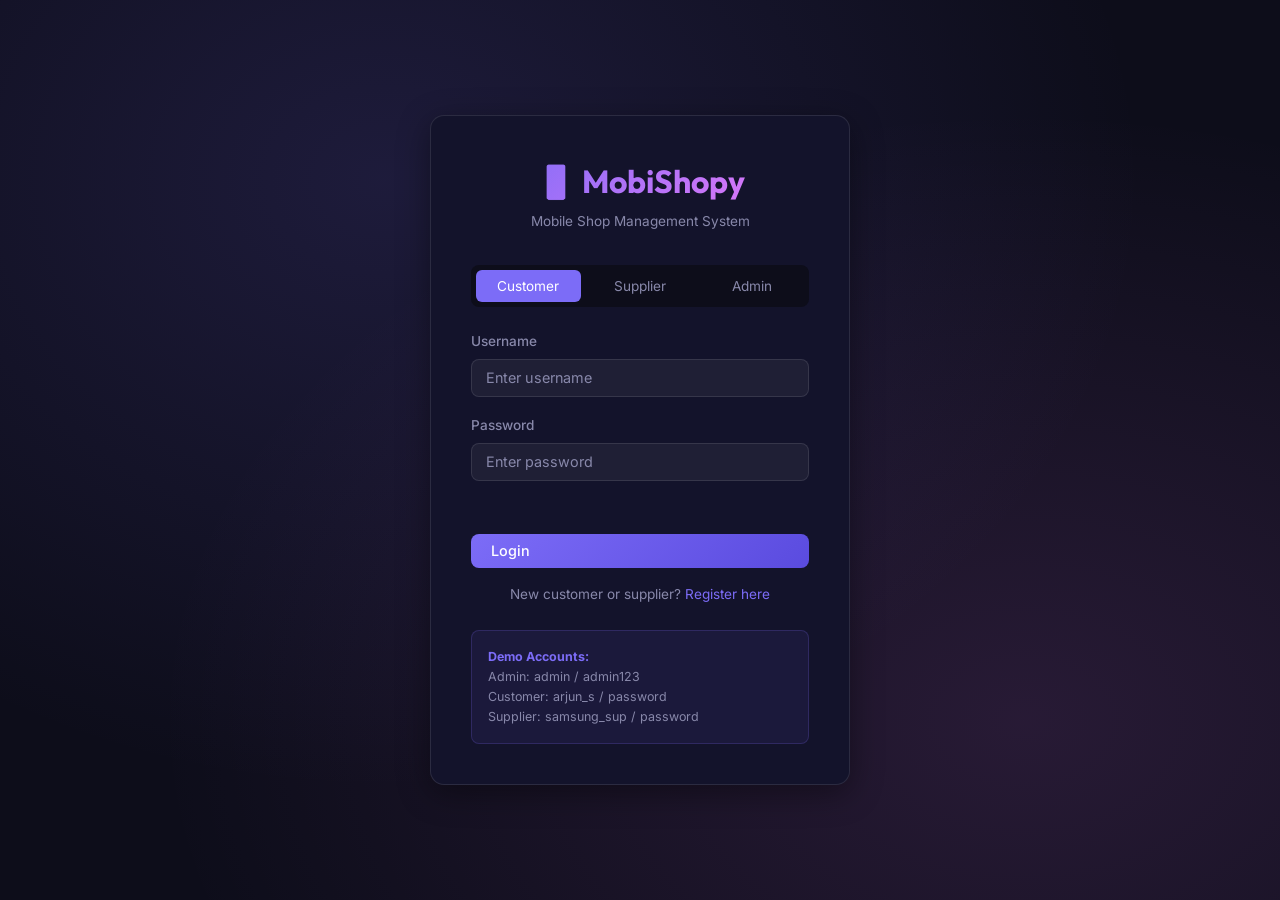
<file: index.html>
<!DOCTYPE html>
<html lang="en">
<head>
  <meta charset="UTF-8" />
  <meta name="viewport" content="width=device-width, initial-scale=1.0" />
  <title>MobiShopy — Login</title>
  <meta name="description" content="MobiShopy Mobile Shop Management System — Login to manage mobiles, customers and sales." />
  <link rel="stylesheet" href="css/style.css" />
</head>
<body>
  <div class="auth-bg">
    <div class="auth-card">
      <div class="auth-logo gradient-text">📱 MobiShopy</div>
      <p class="auth-subtitle">Mobile Shop Management System</p>

      <!-- Role Tabs -->
      <div class="role-tabs">
        <button class="role-tab active" data-role="customer" id="tab-customer">Customer</button>
        <button class="role-tab" data-role="supplier" id="tab-supplier">Supplier</button>
        <button class="role-tab" data-role="admin"    id="tab-admin">Admin</button>
      </div>

      <!-- Login Form -->
      <form id="login-form">
        <div class="form-group">
          <label for="username">Username</label>
          <input type="text" id="username" class="form-control" placeholder="Enter username" required />
        </div>
        <div class="form-group">
          <label for="password">Password</label>
          <input type="password" id="password" class="form-control" placeholder="Enter password" required />
        </div>
        <div id="login-error" class="text-danger mt-1" style="font-size:0.85rem; min-height:1.2rem;"></div>
        <button type="submit" class="btn btn-primary" style="width:100%; margin-top:1rem;" id="btn-login">
          Login
        </button>
      </form>

      <p class="text-center mt-2" style="font-size:0.85rem; color:var(--text-muted);">
        New customer or supplier?
        <a href="register.html">Register here</a>
      </p>

      <!-- Demo credentials hint -->
      <div style="margin-top:1.5rem; padding:1rem; background:rgba(124,108,247,0.08); border-radius:8px; border:1px solid rgba(124,108,247,0.2); font-size:0.78rem; color:var(--text-muted);">
        <strong style="color:var(--primary);">Demo Accounts:</strong><br/>
        Admin: admin / admin123<br/>
        Customer: arjun_s / password<br/>
        Supplier: samsung_sup / password
      </div>
    </div>
  </div>

  <script src="js/api.js"></script>
  <script src="js/utils.js"></script>
  <script>
    // If already logged in, redirect
    const existing = session.get();
    if (existing) {
      redirectByRole(existing.role);
    }

    // Tab switching
    const tabs = document.querySelectorAll('.role-tab');
    let selectedRole = 'customer';
    tabs.forEach(tab => {
      tab.addEventListener('click', () => {
        tabs.forEach(t => t.classList.remove('active'));
        tab.classList.add('active');
        selectedRole = tab.dataset.role;
      });
    });

    // Login submit
    document.getElementById('login-form').addEventListener('submit', async e => {
      e.preventDefault();
      const btn = document.getElementById('btn-login');
      const errEl = document.getElementById('login-error');
      btn.disabled = true;
      btn.textContent = 'Logging in...';
      errEl.textContent = '';

      const username = document.getElementById('username').value.trim();
      const password = document.getElementById('password').value;

      try {
        const res = await api.post('auth.php', 'login', { username, password, role: selectedRole });
        if (res.status === 'success') {
          session.save({ role: res.role, name: res.name, id: res.id || 0 });
          redirectByRole(res.role);
        } else {
          errEl.textContent = res.message || 'Login failed.';
          btn.disabled = false;
          btn.textContent = 'Login';
        }
      } catch {
        errEl.textContent = 'Server error. Is XAMPP running?';
        btn.disabled = false;
        btn.textContent = 'Login';
      }
    });

    function redirectByRole(role) {
      if (role === 'admin')         window.location.replace('admin/dashboard.html');
      else if (role === 'customer') window.location.replace('customer/dashboard.html');
      else if (role === 'supplier') window.location.replace('supplier/dashboard.html');
    }
  </script>
</body>
</html>
</file>
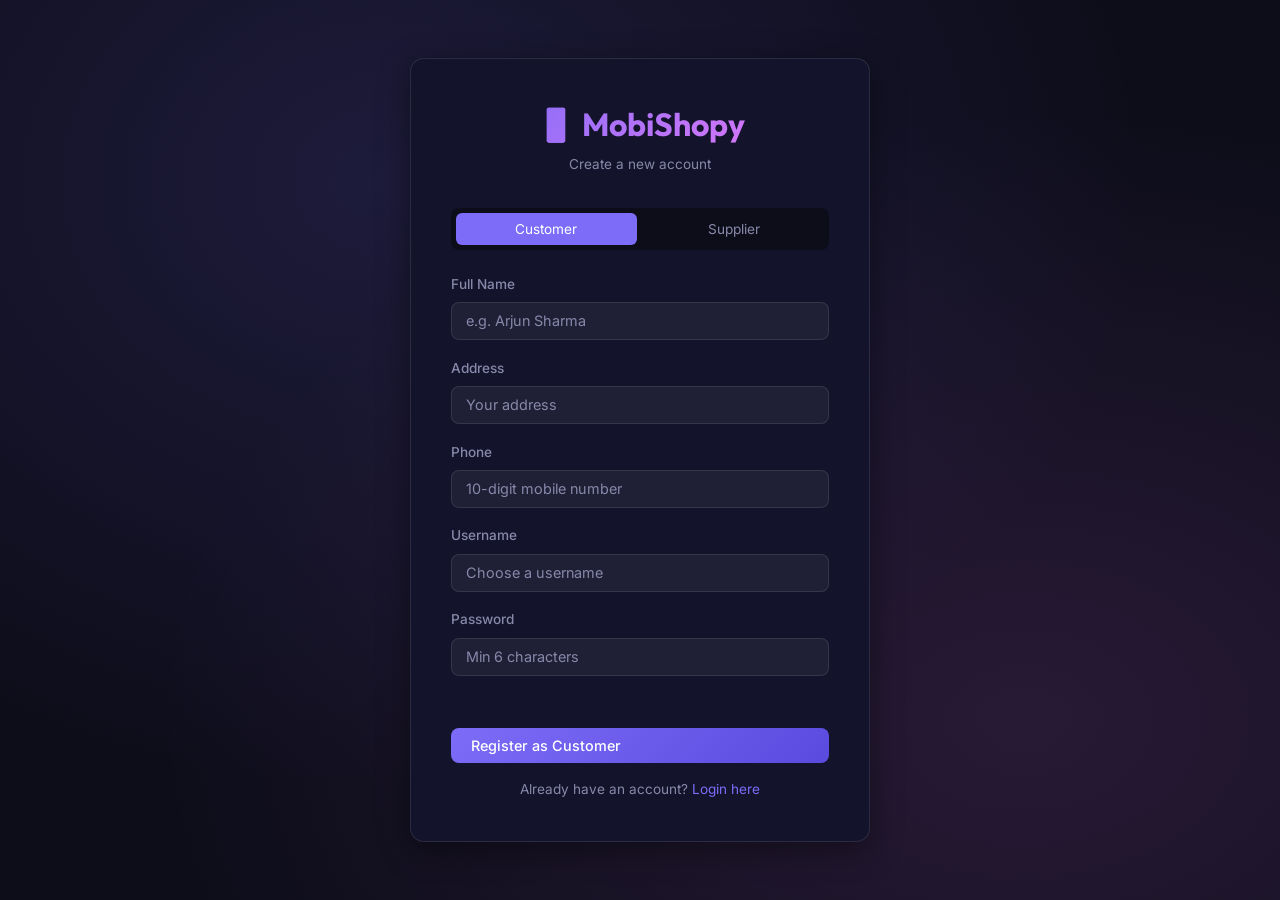
<file: register.html>
<!DOCTYPE html>
<html lang="en">
<head>
  <meta charset="UTF-8" />
  <meta name="viewport" content="width=device-width, initial-scale=1.0" />
  <title>MobiShopy — Register</title>
  <meta name="description" content="Create a new Customer or Supplier account on MobiShopy." />
  <link rel="stylesheet" href="css/style.css" />
</head>
<body>
  <div class="auth-bg">
    <div class="auth-card" style="max-width:460px;">
      <div class="auth-logo gradient-text">📱 MobiShopy</div>
      <p class="auth-subtitle">Create a new account</p>

      <!-- Role Tabs -->
      <div class="role-tabs">
        <button class="role-tab active" data-role="customer" id="tab-customer">Customer</button>
        <button class="role-tab" data-role="supplier" id="tab-supplier">Supplier</button>
      </div>

      <!-- Customer Registration Form -->
      <form id="form-customer">
        <div class="form-group">
          <label>Full Name</label>
          <input type="text" class="form-control" name="name" placeholder="e.g. Arjun Sharma" required />
        </div>
        <div class="form-group">
          <label>Address</label>
          <input type="text" class="form-control" name="address" placeholder="Your address" required />
        </div>
        <div class="form-group">
          <label>Phone</label>
          <input type="tel" class="form-control" name="phone" placeholder="10-digit mobile number" maxlength="15" required />
        </div>
        <div class="form-group">
          <label>Username</label>
          <input type="text" class="form-control" name="username" placeholder="Choose a username" required />
        </div>
        <div class="form-group">
          <label>Password</label>
          <input type="password" class="form-control" name="password" placeholder="Min 6 characters" minlength="6" required />
        </div>
        <div id="err-customer" class="text-danger mt-1" style="font-size:0.85rem; min-height:1.2rem;"></div>
        <button type="submit" class="btn btn-primary" style="width:100%; margin-top:1rem;">Register as Customer</button>
      </form>

      <!-- Supplier Registration Form -->
      <form id="form-supplier" style="display:none;">
        <div class="form-group">
          <label>Company / Supplier Name</label>
          <input type="text" class="form-control" name="name" placeholder="e.g. Samsung India Pvt Ltd" required />
        </div>
        <div class="form-group">
          <label>Phone</label>
          <input type="tel" class="form-control" name="phone" placeholder="10-digit mobile number" maxlength="15" required />
        </div>
        <div class="form-group">
          <label>Username</label>
          <input type="text" class="form-control" name="username" placeholder="Choose a username" required />
        </div>
        <div class="form-group">
          <label>Password</label>
          <input type="password" class="form-control" name="password" placeholder="Min 6 characters" minlength="6" required />
        </div>
        <div id="err-supplier" class="text-danger mt-1" style="font-size:0.85rem; min-height:1.2rem;"></div>
        <button type="submit" class="btn btn-primary" style="width:100%; margin-top:1rem;">Register as Supplier</button>
      </form>

      <p class="text-center mt-2" style="font-size:0.85rem; color:var(--text-muted);">
        Already have an account? <a href="index.html">Login here</a>
      </p>
    </div>
  </div>

  <script src="js/api.js"></script>
  <script src="js/utils.js"></script>
  <script>
    const tabs = document.querySelectorAll('.role-tab');
    let selectedRole = 'customer';

    tabs.forEach(tab => {
      tab.addEventListener('click', () => {
        tabs.forEach(t => t.classList.remove('active'));
        tab.classList.add('active');
        selectedRole = tab.dataset.role;
        document.getElementById('form-customer').style.display = selectedRole === 'customer' ? '' : 'none';
        document.getElementById('form-supplier').style.display = selectedRole === 'supplier' ? '' : 'none';
      });
    });

    async function handleRegister(form, role) {
      form.addEventListener('submit', async e => {
        e.preventDefault();
        const errEl = document.getElementById(`err-${role}`);
        errEl.textContent = '';
        const fd = new FormData(form);
        const body = Object.fromEntries(fd.entries());
        body.role = role;

        try {
          const res = await api.post('auth.php', 'register', body);
          if (res.status === 'success') {
            showToast('Registered! Please login.', 'success');
            setTimeout(() => window.location.href = 'index.html', 1500);
          } else {
            errEl.textContent = res.message;
          }
        } catch {
          errEl.textContent = 'Server error. Is XAMPP running?';
        }
      });
    }

    handleRegister(document.getElementById('form-customer'), 'customer');
    handleRegister(document.getElementById('form-supplier'), 'supplier');
  </script>
</body>
</html>
</file>
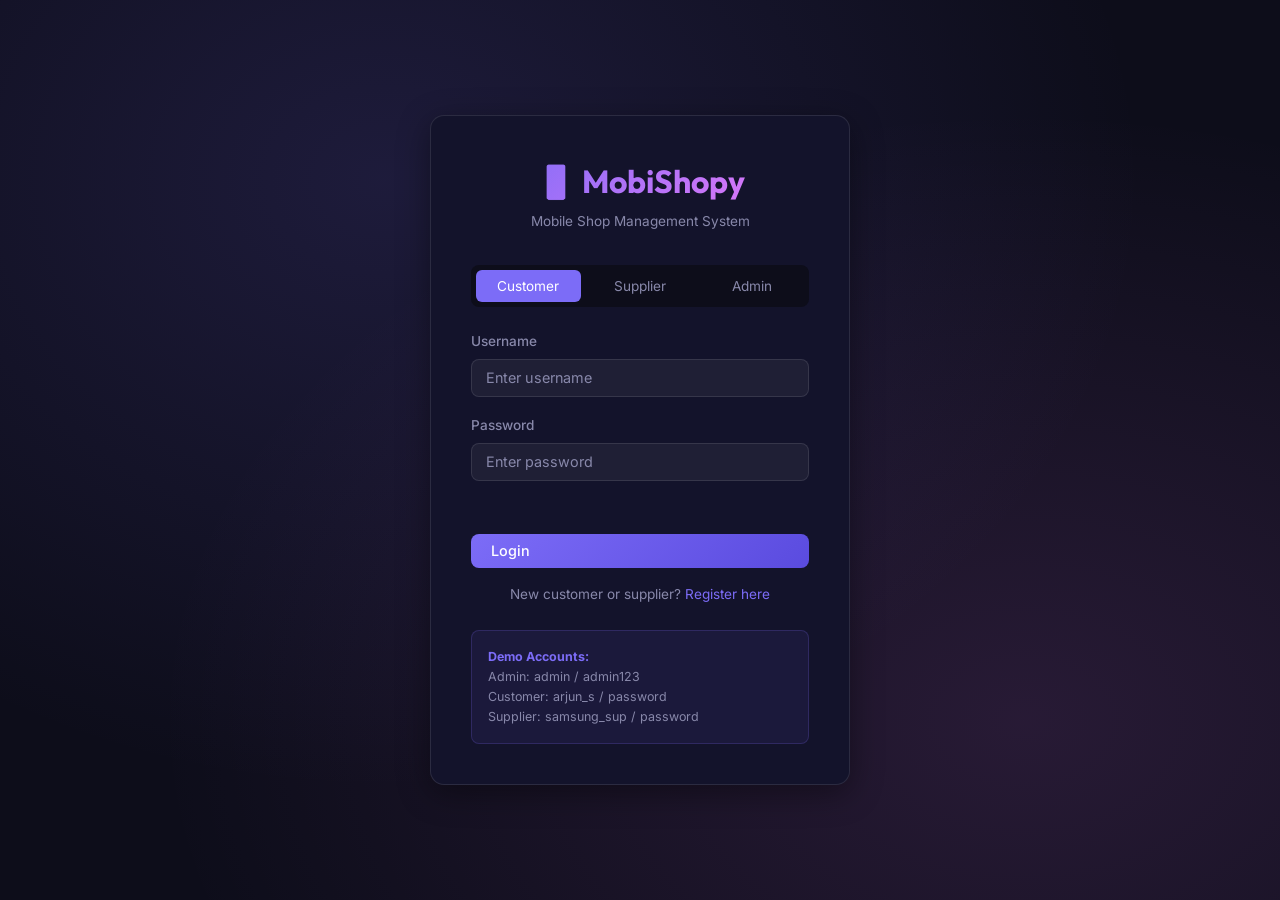
<file: admin/customers.html>
<!DOCTYPE html>
<html lang="en">
<head>
  <meta charset="UTF-8" /><meta name="viewport" content="width=device-width, initial-scale=1.0" />
  <title>MobiShopy — Manage Customers</title>
  <link rel="stylesheet" href="../css/style.css" />
</head>
<body>
<div class="layout">
  <aside class="sidebar">
    <div class="sidebar-brand gradient-text">📱 MobiShopy</div>
    <nav class="sidebar-nav">
      <a href="dashboard.html"><span class="nav-icon">🏠</span> Dashboard</a>
      <a href="mobiles.html"><span class="nav-icon">📱</span> Mobiles</a>
      <a href="customers.html" class="active"><span class="nav-icon">👥</span> Customers</a>
      <a href="suppliers.html"><span class="nav-icon">🏭</span> Suppliers</a>
      <a href="sales.html"><span class="nav-icon">📊</span> Sales</a>
    </nav>
    <div class="sidebar-footer">
      <div style="font-size:0.8rem; color:var(--text-muted); margin-bottom:0.5rem;" id="nav-user"></div>
      <button class="btn btn-secondary btn-sm" id="btn-logout" style="width:100%;">Logout</button>
    </div>
  </aside>
  <main class="main-content">
    <div class="page-header"><h1>Customers</h1><p>All registered customers</p></div>
    <div class="card">
      <div class="filter-bar">
        <input type="text" class="form-control" id="search" placeholder="Search by name or phone…" />
      </div>
      <div class="table-wrap">
        <table>
          <thead><tr><th>ID</th><th>Name</th><th>Phone</th><th>Address</th><th>Username</th><th>Action</th></tr></thead>
          <tbody id="tbody"></tbody>
        </table>
      </div>
    </div>
  </main>
</div>
<script src="../js/api.js"></script><script src="../js/utils.js"></script>
<script>
  session.require('admin'); renderNavUser(); setupLogout(); preventBack();
  let allData = [];

  async function load() {
    const res = await api.get('customer.php', { action: 'list' });
    allData = res.data || [];
    render(allData);
  }

  function render(data) {
    const tbody = document.getElementById('tbody');
    if (!data.length) { tbody.innerHTML = '<tr><td colspan="6" class="text-center text-muted">No customers found.</td></tr>'; return; }
    tbody.innerHTML = data.map(c => `
      <tr>
        <td>${c.customer_id}</td>
        <td>${c.customer_name}</td>
        <td>${c.phone}</td>
        <td>${c.address}</td>
        <td><span class="badge badge-primary">${c.username}</span></td>
        <td>
          <button class="btn btn-danger btn-sm" onclick="deleteCustomer(${c.customer_id}, '${c.customer_name}')">Delete</button>
        </td>
      </tr>`).join('');
  }

  document.getElementById('search').addEventListener('input', function() {
    const q = this.value.toLowerCase();
    render(allData.filter(c => c.customer_name.toLowerCase().includes(q) || c.phone.includes(q)));
  });

  async function deleteCustomer(id, name) {
    if (!confirm(`Delete customer "${name}"?`)) return;
    const res = await api.get('customer.php', { action: 'delete', id });
    showToast(res.message, res.status === 'success' ? 'success' : 'error');
    if (res.status === 'success') load();
  }

  load();
</script>
</body>
</html>
</file>
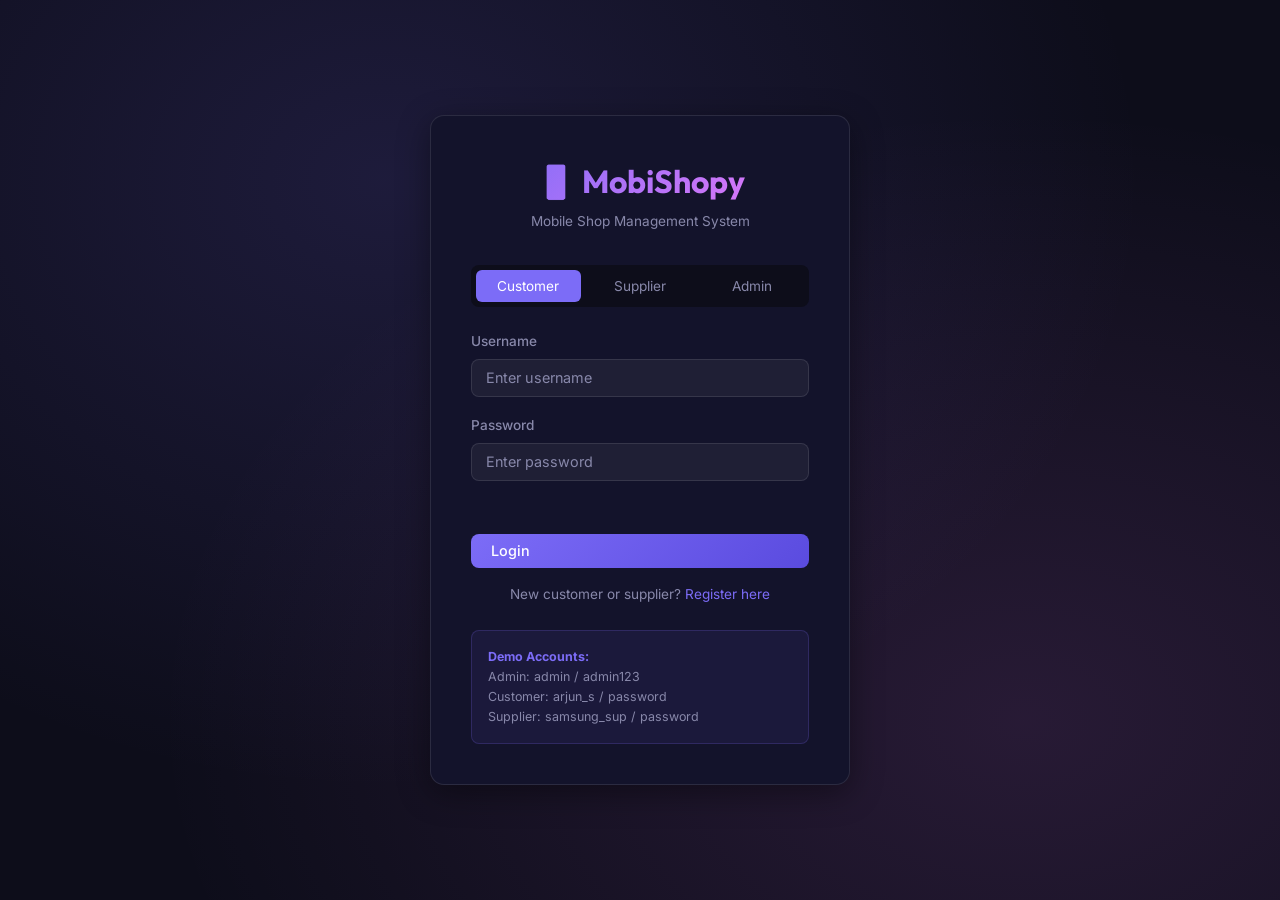
<file: admin/mobiles.html>
<!DOCTYPE html>
<html lang="en">
<head>
  <meta charset="UTF-8" /><meta name="viewport" content="width=device-width, initial-scale=1.0" />
  <title>MobiShopy — All Mobiles (Admin)</title>
  <link rel="stylesheet" href="../css/style.css" />
</head>
<body>
<div class="layout">
  <aside class="sidebar">
    <div class="sidebar-brand gradient-text">📱 MobiShopy</div>
    <nav class="sidebar-nav">
      <a href="dashboard.html"><span class="nav-icon">🏠</span> Dashboard</a>
      <a href="mobiles.html" class="active"><span class="nav-icon">📱</span> Mobiles</a>
      <a href="customers.html"><span class="nav-icon">👥</span> Customers</a>
      <a href="suppliers.html"><span class="nav-icon">🏭</span> Suppliers</a>
      <a href="sales.html"><span class="nav-icon">📊</span> Sales</a>
    </nav>
    <div class="sidebar-footer">
      <div style="font-size:0.8rem; color:var(--text-muted); margin-bottom:0.5rem;" id="nav-user"></div>
      <button class="btn btn-secondary btn-sm" id="btn-logout" style="width:100%;">Logout</button>
    </div>
  </aside>
  <main class="main-content">
    <div class="page-header"><h1>All Mobiles</h1><p>Complete mobile inventory</p></div>
    <div class="card">
      <div class="filter-bar">
        <input type="text" class="form-control" id="search" placeholder="Search brand or model…" />
        <select class="form-control" id="sort" style="max-width:200px;">
          <option value="brand">Sort by Brand</option>
          <option value="price_asc">Price: Low → High</option>
          <option value="price_desc">Price: High → Low</option>
          <option value="stock">Stock</option>
        </select>
      </div>
      <div class="table-wrap">
        <table>
          <thead>
            <tr><th>ID</th><th>Brand</th><th>Model</th><th>Price</th><th>Stock</th><th>Supplier</th><th>Action</th></tr>
          </thead>
          <tbody id="tbody"></tbody>
        </table>
      </div>
    </div>
  </main>
</div>

<!-- Edit Modal -->
<div class="modal-overlay" id="modal-edit">
  <div class="modal">
    <button class="modal-close" onclick="closeModal('modal-edit')">✕</button>
    <h2>Edit Mobile</h2>
    <form id="form-edit">
      <input type="hidden" id="edit-id" />
      <div class="form-group"><label>Brand</label><input type="text" id="edit-brand" class="form-control" required /></div>
      <div class="form-group"><label>Model</label><input type="text" id="edit-model" class="form-control" required /></div>
      <div class="form-group"><label>Price (₹)</label><input type="number" id="edit-price" class="form-control" step="0.01" min="1" required /></div>
      <div class="form-group"><label>Stock</label><input type="number" id="edit-stock" class="form-control" min="0" required /></div>
      <div class="flex gap-1 mt-2">
        <button type="submit" class="btn btn-primary">Save Changes</button>
        <button type="button" class="btn btn-secondary" onclick="closeModal('modal-edit')">Cancel</button>
      </div>
    </form>
  </div>
</div>

<script src="../js/api.js"></script><script src="../js/utils.js"></script>
<script>
  session.require('admin'); renderNavUser(); setupLogout(); preventBack();
  let allData = [];

  async function load() {
    const res = await api.get('mobile.php', { action: 'list' });
    allData = res.data || [];
    applyFilters();
  }

  function applyFilters() {
    const q    = document.getElementById('search').value.toLowerCase();
    const sort = document.getElementById('sort').value;
    let data = allData.filter(m => m.brand.toLowerCase().includes(q) || m.model.toLowerCase().includes(q));
    if (sort === 'price_asc')  data.sort((a,b) => a.price - b.price);
    if (sort === 'price_desc') data.sort((a,b) => b.price - a.price);
    if (sort === 'stock')      data.sort((a,b) => b.stock - a.stock);
    if (sort === 'brand')      data.sort((a,b) => a.brand.localeCompare(b.brand));
    render(data);
  }

  function render(data) {
    const tbody = document.getElementById('tbody');
    if (!data.length) { tbody.innerHTML = '<tr><td colspan="7" class="text-center text-muted">No mobiles found.</td></tr>'; return; }
    tbody.innerHTML = data.map(m => `
      <tr>
        <td>${m.mobile_id}</td>
        <td><strong>${m.brand}</strong></td>
        <td>${m.model}</td>
        <td>${formatCurrency(m.price)}</td>
        <td>${stockBadge(m.stock)}</td>
        <td>${m.supplier_name}</td>
        <td class="flex gap-1">
          <button class="btn btn-secondary btn-sm" onclick='openEdit(${JSON.stringify(m)})'>Edit</button>
          <button class="btn btn-danger btn-sm" onclick="deleteMobile(${m.mobile_id})">Delete</button>
        </td>
      </tr>`).join('');
  }

  document.getElementById('search').addEventListener('input', applyFilters);
  document.getElementById('sort').addEventListener('change', applyFilters);

  function openEdit(m) {
    document.getElementById('edit-id').value    = m.mobile_id;
    document.getElementById('edit-brand').value = m.brand;
    document.getElementById('edit-model').value = m.model;
    document.getElementById('edit-price').value = m.price;
    document.getElementById('edit-stock').value = m.stock;
    openModal('modal-edit');
  }

  document.getElementById('form-edit').addEventListener('submit', async e => {
    e.preventDefault();
    const res = await api.post('mobile.php', 'update', {
      mobile_id: document.getElementById('edit-id').value,
      brand: document.getElementById('edit-brand').value,
      model: document.getElementById('edit-model').value,
      price: document.getElementById('edit-price').value,
      stock: document.getElementById('edit-stock').value,
    });
    showToast(res.message, res.status === 'success' ? 'success' : 'error');
    if (res.status === 'success') { closeModal('modal-edit'); load(); }
  });

  async function deleteMobile(id) {
    if (!confirm('Delete this mobile?')) return;
    const res = await api.get('mobile.php', { action: 'delete', id });
    showToast(res.message, res.status === 'success' ? 'success' : 'error');
    if (res.status === 'success') load();
  }

  load();
</script>
</body>
</html>
</file>
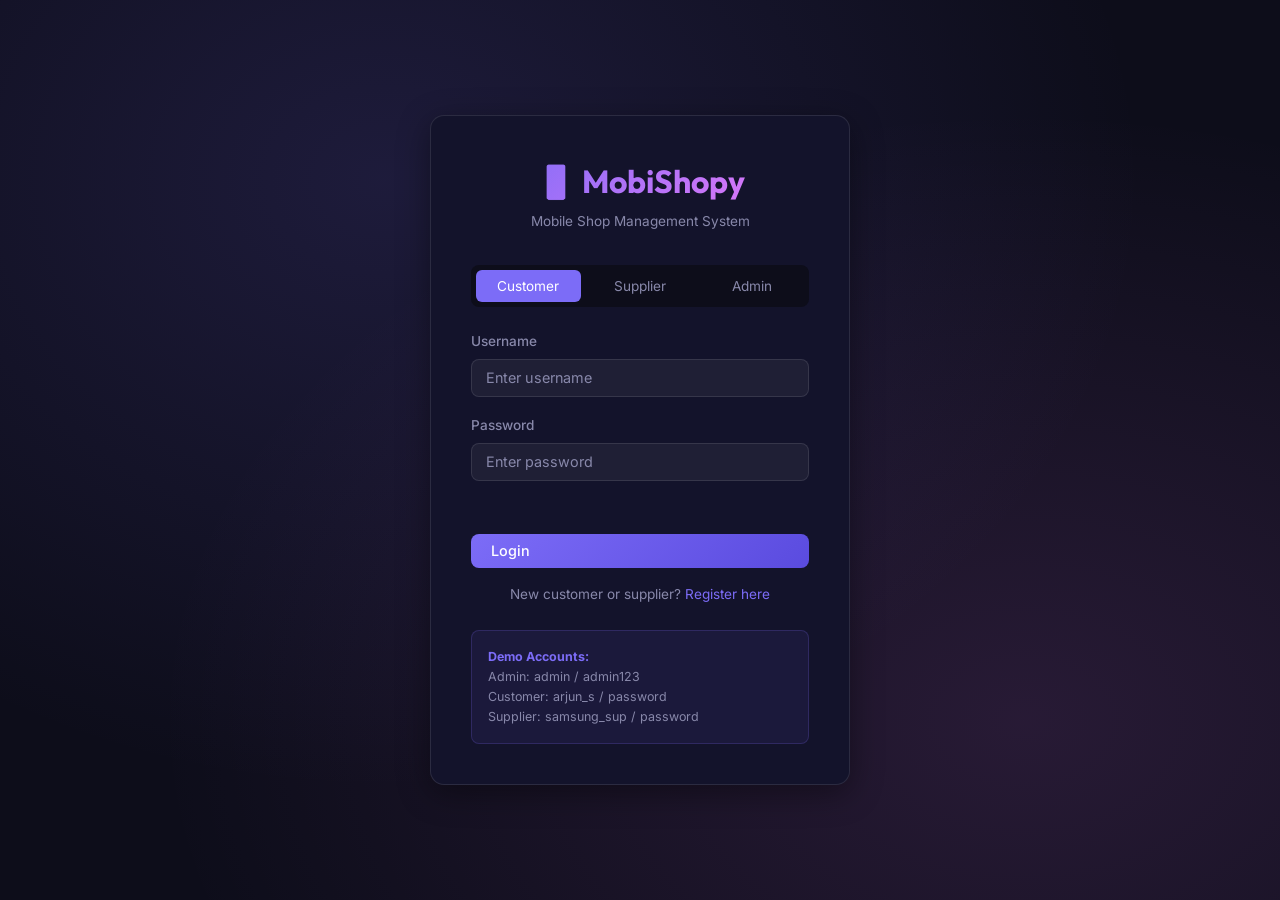
<file: admin/sales.html>
<!DOCTYPE html>
<html lang="en">
<head>
  <meta charset="UTF-8" /><meta name="viewport" content="width=device-width, initial-scale=1.0" />
  <title>MobiShopy — Sales Report</title>
  <link rel="stylesheet" href="../css/style.css" />
</head>
<body>
<div class="layout">
  <aside class="sidebar">
    <div class="sidebar-brand gradient-text">📱 MobiShopy</div>
    <nav class="sidebar-nav">
      <a href="dashboard.html"><span class="nav-icon">🏠</span> Dashboard</a>
      <a href="mobiles.html"><span class="nav-icon">📱</span> Mobiles</a>
      <a href="customers.html"><span class="nav-icon">👥</span> Customers</a>
      <a href="suppliers.html"><span class="nav-icon">🏭</span> Suppliers</a>
      <a href="sales.html" class="active"><span class="nav-icon">📊</span> Sales</a>
    </nav>
    <div class="sidebar-footer">
      <div style="font-size:0.8rem; color:var(--text-muted); margin-bottom:0.5rem;" id="nav-user"></div>
      <button class="btn btn-secondary btn-sm" id="btn-logout" style="width:100%;">Logout</button>
    </div>
  </aside>
  <main class="main-content">
    <div class="page-header"><h1>Sales Report</h1><p>Mobile Sales Summary (from view)</p></div>

    <!-- Mobile Sales Summary View -->
    <div class="card mb-2">
      <div class="card-header"><h2>📊 Mobile_Sales_Summary View</h2></div>
      <div class="table-wrap">
        <table>
          <thead><tr><th>Brand</th><th>Model</th><th>Price</th><th>Current Stock</th><th>Total Sold</th><th>Total Revenue</th></tr></thead>
          <tbody id="tbody-summary"></tbody>
        </table>
      </div>
    </div>

    <!-- All Sales -->
    <div class="card">
      <div class="card-header flex justify-between align-center">
        <h2>🧾 All Transactions</h2>
        <input type="text" class="form-control" id="search" placeholder="Search…" style="max-width:220px;" />
      </div>
      <div class="table-wrap">
        <table>
          <thead><tr><th>#</th><th>Customer</th><th>Mobile</th><th>Qty</th><th>Amount</th><th>Date</th><th>Warranty</th></tr></thead>
          <tbody id="tbody-all"></tbody>
        </table>
      </div>
    </div>
  </main>
</div>
<script src="../js/api.js"></script><script src="../js/utils.js"></script>
<script>
  session.require('admin'); renderNavUser(); setupLogout(); preventBack();
  let allSales = [];

  async function load() {
    // Sales Summary View
    const r1 = await api.get('sales.php', { action: 'summary' });
    const tbs = document.getElementById('tbody-summary');
    if (r1.status === 'success' && r1.data.length) {
      tbs.innerHTML = r1.data.map(s => `
        <tr>
          <td><strong>${s.brand}</strong></td><td>${s.model}</td>
          <td>${formatCurrency(s.price)}</td>
          <td>${stockBadge(s.stock)}</td>
          <td><strong>${s.total_qty_sold}</strong></td>
          <td class="text-success"><strong>${formatCurrency(s.total_revenue)}</strong></td>
        </tr>`).join('');
    } else {
      tbs.innerHTML = '<tr><td colspan="6" class="text-center text-muted">No data.</td></tr>';
    }

    // All Sales
    const r2 = await api.get('sales.php', { action: 'all' });
    allSales = r2.data || [];
    renderSales(allSales);
  }

  function renderSales(data) {
    const tbody = document.getElementById('tbody-all');
    if (!data.length) { tbody.innerHTML = '<tr><td colspan="7" class="text-center text-muted">No sales found.</td></tr>'; return; }
    tbody.innerHTML = data.map(s => `
      <tr>
        <td>#${s.sales_id}</td><td>${s.customer_name}</td>
        <td>${s.brand} ${s.model}</td><td>${s.quantity}</td>
        <td class="text-success">${formatCurrency(s.amount)}</td>
        <td>${formatDate(s.sales_date)}</td>
        <td>${s.warranty ? `<span class="badge badge-success">${s.warranty}</span>` : '<span class="text-muted">—</span>'}</td>
      </tr>`).join('');
  }

  document.getElementById('search').addEventListener('input', function() {
    const q = this.value.toLowerCase();
    renderSales(allSales.filter(s => s.customer_name.toLowerCase().includes(q) || (s.brand + ' ' + s.model).toLowerCase().includes(q)));
  });

  load();
</script>
</body>
</html>
</file>
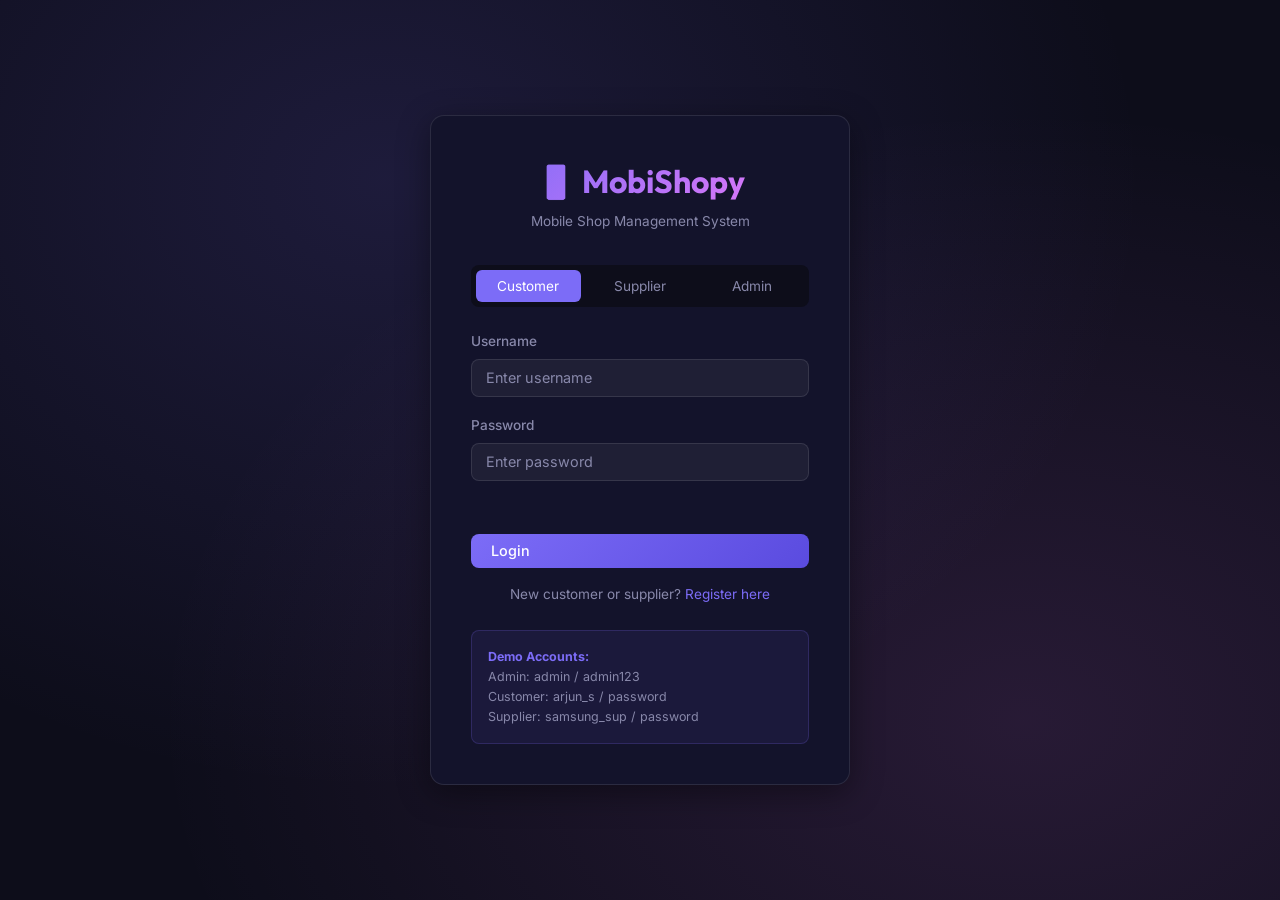
<file: admin/suppliers.html>
<!DOCTYPE html>
<html lang="en">
<head>
  <meta charset="UTF-8" /><meta name="viewport" content="width=device-width, initial-scale=1.0" />
  <title>MobiShopy — Manage Suppliers</title>
  <link rel="stylesheet" href="../css/style.css" />
</head>
<body>
<div class="layout">
  <aside class="sidebar">
    <div class="sidebar-brand gradient-text">📱 MobiShopy</div>
    <nav class="sidebar-nav">
      <a href="dashboard.html"><span class="nav-icon">🏠</span> Dashboard</a>
      <a href="mobiles.html"><span class="nav-icon">📱</span> Mobiles</a>
      <a href="customers.html"><span class="nav-icon">👥</span> Customers</a>
      <a href="suppliers.html" class="active"><span class="nav-icon">🏭</span> Suppliers</a>
      <a href="sales.html"><span class="nav-icon">📊</span> Sales</a>
    </nav>
    <div class="sidebar-footer">
      <div style="font-size:0.8rem; color:var(--text-muted); margin-bottom:0.5rem;" id="nav-user"></div>
      <button class="btn btn-secondary btn-sm" id="btn-logout" style="width:100%;">Logout</button>
    </div>
  </aside>
  <main class="main-content">
    <div class="page-header"><h1>Suppliers</h1><p>All registered suppliers</p></div>
    <div class="card">
      <div class="filter-bar">
        <input type="text" class="form-control" id="search" placeholder="Search by name or phone…" />
      </div>
      <div class="table-wrap">
        <table>
          <thead><tr><th>ID</th><th>Supplier Name</th><th>Phone</th><th>Username</th><th>Action</th></tr></thead>
          <tbody id="tbody"></tbody>
        </table>
      </div>
    </div>
  </main>
</div>
<script src="../js/api.js"></script><script src="../js/utils.js"></script>
<script>
  session.require('admin'); renderNavUser(); setupLogout(); preventBack();
  let allData = [];

  async function load() {
    const res = await api.get('supplier.php', { action: 'list' });
    allData = res.data || [];
    render(allData);
  }

  function render(data) {
    const tbody = document.getElementById('tbody');
    if (!data.length) { tbody.innerHTML = '<tr><td colspan="5" class="text-center text-muted">No suppliers found.</td></tr>'; return; }
    tbody.innerHTML = data.map(s => `
      <tr>
        <td>${s.supplier_id}</td>
        <td>${s.supplier_name}</td>
        <td>${s.phone}</td>
        <td><span class="badge badge-primary">${s.username}</span></td>
        <td>
          <button class="btn btn-danger btn-sm" onclick="deleteSupplier(${s.supplier_id}, '${s.supplier_name}')">Delete</button>
        </td>
      </tr>`).join('');
  }

  document.getElementById('search').addEventListener('input', function() {
    const q = this.value.toLowerCase();
    render(allData.filter(s => s.supplier_name.toLowerCase().includes(q) || s.phone.includes(q)));
  });

  async function deleteSupplier(id, name) {
    if (!confirm(`Delete supplier "${name}"? This will fail if they have mobile listings.`)) return;
    const res = await api.get('supplier.php', { action: 'delete', id });
    showToast(res.message, res.status === 'success' ? 'success' : 'error');
    if (res.status === 'success') load();
  }

  load();
</script>
</body>
</html>
</file>
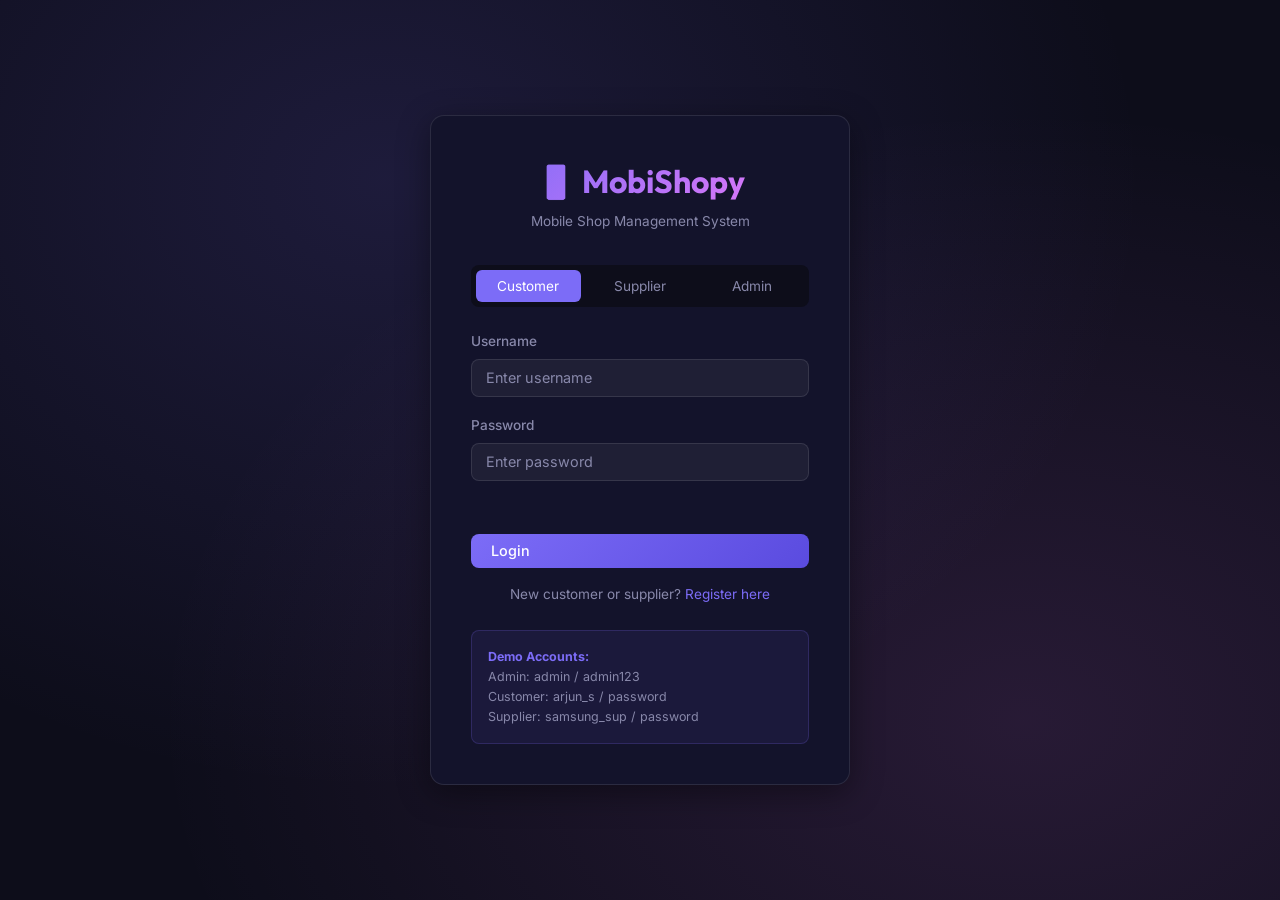
<file: customer/browse.html>
<!DOCTYPE html>
<html lang="en">

<head>
  <meta charset="UTF-8" />
  <meta name="viewport" content="width=device-width, initial-scale=1.0" />
  <title>MobiShopy — Browse Mobiles</title>
  <link rel="stylesheet" href="../css/style.css" />
</head>

<body>
  <div class="layout">
    <aside class="sidebar">
      <div class="sidebar-brand gradient-text">📱 MobiShopy</div>
      <nav class="sidebar-nav">
        <a href="dashboard.html"><span class="nav-icon">🏠</span> Home</a>
        <a href="browse.html" class="active"><span class="nav-icon">🛍️</span> Browse Mobiles</a>
        <a href="history.html"><span class="nav-icon">🧾</span> My Orders</a>
      </nav>
      <div class="sidebar-footer">
        <div style="font-size:0.8rem; color:var(--text-muted); margin-bottom:0.5rem;" id="nav-user"></div>
        <button class="btn btn-secondary btn-sm" id="btn-logout" style="width:100%;">Logout</button>
      </div>
    </aside>
    <main class="main-content">
      <div class="page-header">
        <h1>Browse Mobiles</h1>
        <p>Find and buy your next smartphone</p>
      </div>

      <!-- Filters -->
      <div class="filter-bar">
        <input type="text" class="form-control" id="search" placeholder="Search brand or model…" />
        <select class="form-control" id="brand-filter" style="max-width:180px;">
          <option value="">All Brands</option>
        </select>
        <select class="form-control" id="sort" style="max-width:200px;">
          <option value="brand">Sort by Brand</option>
          <option value="price_asc">Price: Low → High</option>
          <option value="price_desc">Price: High → Low</option>
          <option value="stock">Stock</option>
        </select>
        <label
          style="display:flex; align-items:center; gap:0.4rem; font-size:0.85rem; color:var(--text-muted); cursor:pointer;">
          <input type="checkbox" id="in-stock" /> In Stock Only
        </label>
      </div>

      <div id="mobile-grid" class="mobiles-grid"></div>
    </main>
  </div>

  <!-- Purchase Modal -->
  <div class="modal-overlay" id="modal-buy">
    <div class="modal">
      <button class="modal-close" onclick="closeModal('modal-buy')">✕</button>
      <h2>Purchase Mobile</h2>
      <div id="buy-info"
        style="margin-bottom:1rem; padding:1rem; background:rgba(124,108,247,0.08); border-radius:8px; font-size:0.9rem;">
      </div>
      <form id="form-buy">
        <div class="form-group">
          <label>Quantity</label>
          <input type="number" id="buy-qty" class="form-control" value="1" min="1" required />
          <div id="buy-stock-info" style="font-size:0.8rem; color:var(--text-muted); margin-top:0.3rem;"></div>
        </div>
        <div class="form-group">
          <label>Warranty Plan</label>
          <select id="buy-warranty" class="form-control">
            <option value="">1 Year Warranty</option>
            <option value="2 Year Warranty">2 Year Warranty</option>
          </select>
        </div>
        <div id="buy-total" style="font-size:1.1rem; font-weight:700; color:var(--success); margin-bottom:1rem;"></div>
        <div class="flex gap-1">
          <button type="submit" class="btn btn-primary" id="btn-confirm-buy">✅ Confirm Purchase</button>
          <button type="button" class="btn btn-secondary" onclick="closeModal('modal-buy')">Cancel</button>
        </div>
      </form>
    </div>
  </div>

  <!-- Bill Modal -->
  <div class="modal-overlay" id="modal-bill">
    <div class="modal modal-wide">
      <button class="modal-close" onclick="closeModal('modal-bill')">✕</button>
      <div id="bill-content"></div>
      <div class="bill-actions">
        <button class="btn btn-secondary" onclick="closeModal('modal-bill')">Close</button>
        <button class="btn btn-primary" onclick="window.print()">🖨️ Print</button>
      </div>
    </div>
  </div>

  <script src="../js/api.js"></script>
  <script src="../js/utils.js"></script>
  <script>
    const user = session.require('customer');
    renderNavUser(); setupLogout(); preventBack();
    let allMobiles = [];
    let selectedMobile = null;

    async function load() {
      const res = await api.get('mobile.php', { action: 'list' });
      allMobiles = res.data || [];

      // Populate brand filter
      const brands = [...new Set(allMobiles.map(m => m.brand))].sort();
      const sel = document.getElementById('brand-filter');
      brands.forEach(b => { const o = document.createElement('option'); o.value = b; o.textContent = b; sel.appendChild(o); });

      applyFilters();
    }

    function applyFilters() {
      const q = document.getElementById('search').value.toLowerCase();
      const brand = document.getElementById('brand-filter').value;
      const sort = document.getElementById('sort').value;
      const stock = document.getElementById('in-stock').checked;

      let data = allMobiles.filter(m => {
        const matchQ = m.brand.toLowerCase().includes(q) || m.model.toLowerCase().includes(q);
        const matchB = !brand || m.brand === brand;
        const matchS = !stock || m.stock > 0;
        return matchQ && matchB && matchS;
      });

      if (sort === 'price_asc') data.sort((a, b) => a.price - b.price);
      if (sort === 'price_desc') data.sort((a, b) => b.price - a.price);
      if (sort === 'stock') data.sort((a, b) => b.stock - a.stock);
      if (sort === 'brand') data.sort((a, b) => a.brand.localeCompare(b.brand));

      renderGrid(data);
    }

    function renderGrid(data) {
      const grid = document.getElementById('mobile-grid');
      if (!data.length) {
        grid.innerHTML = '<div class="empty-state" style="grid-column:1/-1"><div class="empty-icon">📭</div><p>No mobiles found.</p></div>';
        return;
      }
      grid.innerHTML = data.map(m => `
      <div class="mobile-card" onclick="openBuy(${m.mobile_id})">
        <div class="mobile-brand">${m.brand}</div>
        <div class="mobile-model">${m.model}</div>
        <div class="mobile-price">${formatCurrency(m.price)}</div>
        <div class="mobile-stock">${stockBadge(m.stock)}</div>
        <div style="font-size:0.78rem; color:var(--text-muted); margin-bottom:0.75rem;">by ${m.supplier_name}</div>
        <button class="btn btn-primary btn-sm" style="width:100%;" ${m.stock === 0 ? 'disabled' : ''}>
          ${m.stock === 0 ? 'Out of Stock' : '🛒 Buy Now'}
        </button>
      </div>`).join('');
    }

    ['search', 'brand-filter', 'sort', 'in-stock'].forEach(id => {
      document.getElementById(id).addEventListener(id === 'in-stock' ? 'change' : 'input', applyFilters);
    });

    function openBuy(id) {
      selectedMobile = allMobiles.find(m => m.mobile_id == id);
      if (!selectedMobile || selectedMobile.stock === 0) return;
      document.getElementById('buy-info').innerHTML = `
      <strong>${selectedMobile.brand} ${selectedMobile.model}</strong><br/>
      Price: <strong>${formatCurrency(selectedMobile.price)}</strong> per unit
    `;
      document.getElementById('buy-stock-info').textContent = `Available: ${selectedMobile.stock} units`;
      document.getElementById('buy-qty').max = selectedMobile.stock;
      document.getElementById('buy-qty').value = 1;
      updateTotal();
      openModal('modal-buy');
    }

    document.getElementById('buy-qty').addEventListener('input', updateTotal);
    document.getElementById('buy-warranty').addEventListener('change', updateTotal);

    function updateTotal() {
      if (!selectedMobile) return;
      const qty = parseInt(document.getElementById('buy-qty').value) || 1;
      document.getElementById('buy-total').textContent = `Total: ${formatCurrency(selectedMobile.price * qty)}`;
    }

    document.getElementById('form-buy').addEventListener('submit', async e => {
      e.preventDefault();
      const qty = parseInt(document.getElementById('buy-qty').value);
      const warranty = document.getElementById('buy-warranty').value || null;
      const btn = document.getElementById('btn-confirm-buy');
      btn.disabled = true; btn.textContent = 'Processing…';

      const res = await api.post('sales.php', 'buy', {
        customer_id: user.id,
        mobile_id: selectedMobile.mobile_id,
        quantity: qty,
        warranty
      });

      btn.disabled = false; btn.textContent = '✅ Confirm Purchase';

      if (res.status === 'success') {
        closeModal('modal-buy');
        showToast('Purchase successful! 🎉', 'success');
        await showBill(res.sales_id);
        load();
      } else {
        showToast(res.message, 'error');
      }
    });

    async function showBill(sales_id) {
      const r = await api.get('sales.php', { action: 'bill', id: sales_id });
      if (r.status !== 'success') return;
      const b = r.data;
      document.getElementById('bill-content').innerHTML = `
      <div class="bill-header">
        <h2>📱 MobiShopy</h2>
        <p>Mobile Shop Management System</p>
        <p style="margin-top:0.25rem; font-size:0.75rem;">Bill #${b.sales_id} — ${formatDate(b.sales_date)}</p>
      </div>
      <div class="bill-row"><span>Customer</span><span>${b.customer_name}</span></div>
      <div class="bill-row"><span>Phone</span><span>${b.phone}</span></div>
      <div class="bill-row"><span>Mobile</span><span>${b.brand} ${b.model}</span></div>
      <div class="bill-row"><span>Supplier</span><span>${b.supplier_name}</span></div>
      <div class="bill-row"><span>Unit Price</span><span>${formatCurrency(b.unit_price)}</span></div>
      <div class="bill-row"><span>Quantity</span><span>${b.quantity}</span></div>
      <div class="bill-row"><span>Warranty</span><span>${b.warranty || '—'}</span></div>
      <div class="bill-row bill-total"><span>Total Amount</span><span>${formatCurrency(b.amount)}</span></div>
    `;
      openModal('modal-bill');
    }

    load();
  </script>
</body>

</html>
</file>
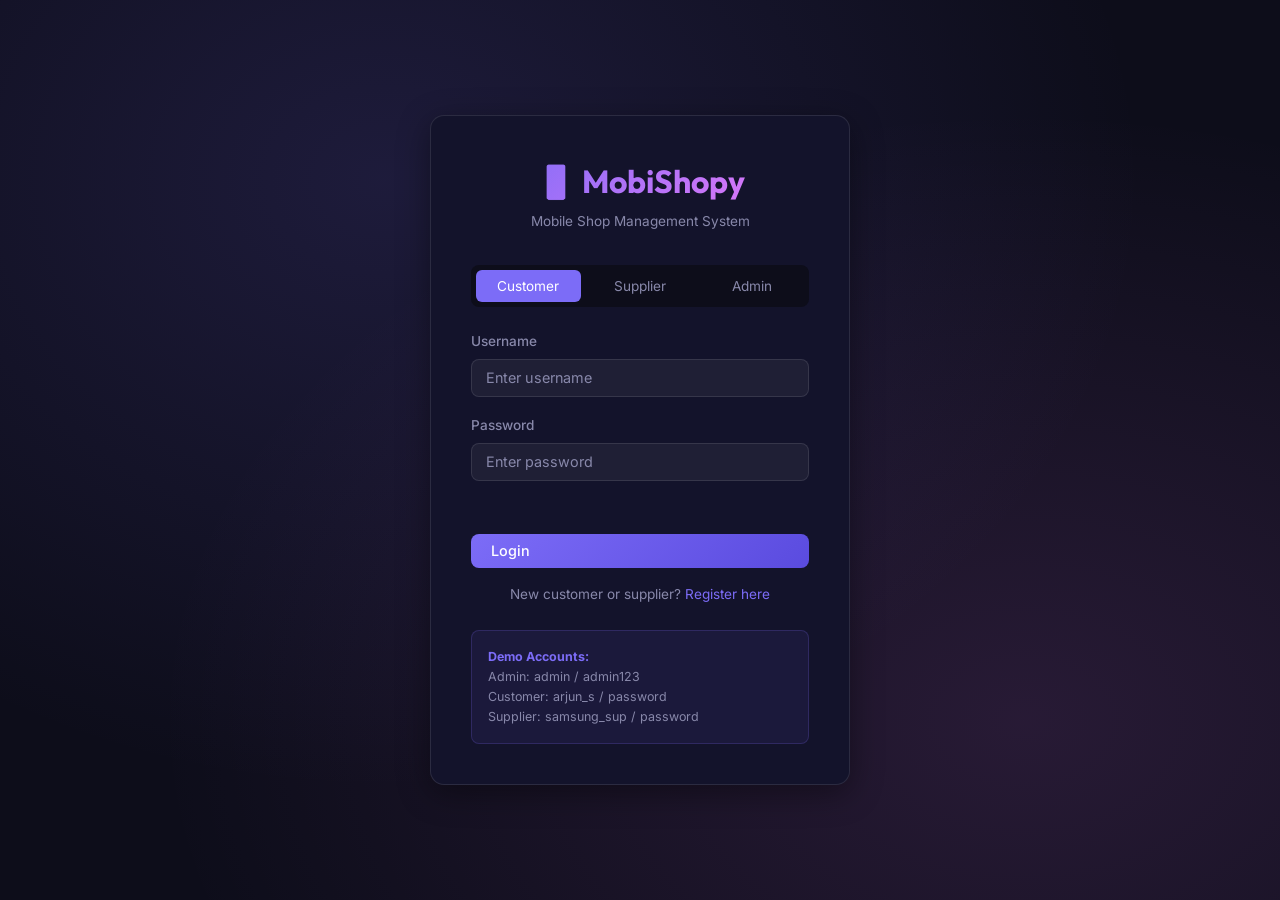
<file: customer/dashboard.html>
<!DOCTYPE html>
<html lang="en">
<head>
  <meta charset="UTF-8" /><meta name="viewport" content="width=device-width, initial-scale=1.0" />
  <title>MobiShopy — Customer Dashboard</title>
  <link rel="stylesheet" href="../css/style.css" />
</head>
<body>
<div class="layout">
  <aside class="sidebar">
    <div class="sidebar-brand gradient-text">📱 MobiShopy</div>
    <nav class="sidebar-nav">
      <a href="dashboard.html" class="active"><span class="nav-icon">🏠</span> Home</a>
      <a href="browse.html"><span class="nav-icon">🛍️</span> Browse Mobiles</a>
      <a href="history.html"><span class="nav-icon">🧾</span> My Orders</a>
    </nav>
    <div class="sidebar-footer">
      <div style="font-size:0.8rem; color:var(--text-muted); margin-bottom:0.5rem;" id="nav-user"></div>
      <button class="btn btn-secondary btn-sm" id="btn-logout" style="width:100%;">Logout</button>
    </div>
  </aside>
  <main class="main-content">
    <div class="page-header">
      <h1 id="welcome-msg">Welcome!</h1>
      <p>Your MobiShopy account overview</p>
    </div>

    <!-- Quick Stats -->
    <div class="stats-grid">
      <div class="stat-card"><div class="stat-icon">🛒</div><div class="stat-value" id="s-orders">—</div><div class="stat-label">Total Orders</div></div>
      <div class="stat-card"><div class="stat-icon">💰</div><div class="stat-value" id="s-spent">—</div><div class="stat-label">Total Spent</div></div>
      <div class="stat-card"><div class="stat-icon">📦</div><div class="stat-value" id="s-units">—</div><div class="stat-label">Units Purchased</div></div>
    </div>

    <!-- Quick Actions -->
    <div style="display:flex; gap:1rem; flex-wrap:wrap; margin-bottom:2rem;">
      <a href="browse.html" class="btn btn-primary" style="font-size:1rem; padding:0.75rem 1.5rem;">🛍️ Browse Mobiles</a>
      <a href="history.html" class="btn btn-secondary" style="font-size:1rem; padding:0.75rem 1.5rem;">🧾 View My Orders</a>
    </div>

    <!-- Recent Orders -->
    <div class="card">
      <div class="card-header"><h2>Recent Orders</h2></div>
      <div class="table-wrap">
        <table>
          <thead><tr><th>#</th><th>Mobile</th><th>Qty</th><th>Amount</th><th>Date</th></tr></thead>
          <tbody id="tbody-recent"></tbody>
        </table>
      </div>
    </div>
  </main>
</div>
<script src="../js/api.js"></script><script src="../js/utils.js"></script>
<script>
  const user = session.require('customer');
  renderNavUser();
  setupLogout();
  preventBack();
  document.getElementById('welcome-msg').textContent = `Welcome, ${user.name}! 👋`;

  async function load() {
    const res = await api.get('sales.php', { action: 'history', customer_id: user.id });
    const data = res.data || [];
    document.getElementById('s-orders').textContent = data.length;
    document.getElementById('s-spent').textContent  = formatCurrency(data.reduce((s,d) => s + parseFloat(d.amount), 0));
    document.getElementById('s-units').textContent  = data.reduce((s,d) => s + parseInt(d.quantity), 0);

    const tbody = document.getElementById('tbody-recent');
    if (!data.length) { tbody.innerHTML = '<tr><td colspan="5" class="text-center text-muted">No orders yet. <a href="browse.html">Browse mobiles!</a></td></tr>'; return; }
    tbody.innerHTML = data.slice(0, 5).map(s => `
      <tr>
        <td>#${s.sales_id}</td>
        <td>${s.brand} ${s.model}</td>
        <td>${s.quantity}</td>
        <td class="text-success">${formatCurrency(s.amount)}</td>
        <td>${formatDate(s.sales_date)}</td>
      </tr>`).join('');
  }
  load();
</script>
</body>
</html>
</file>
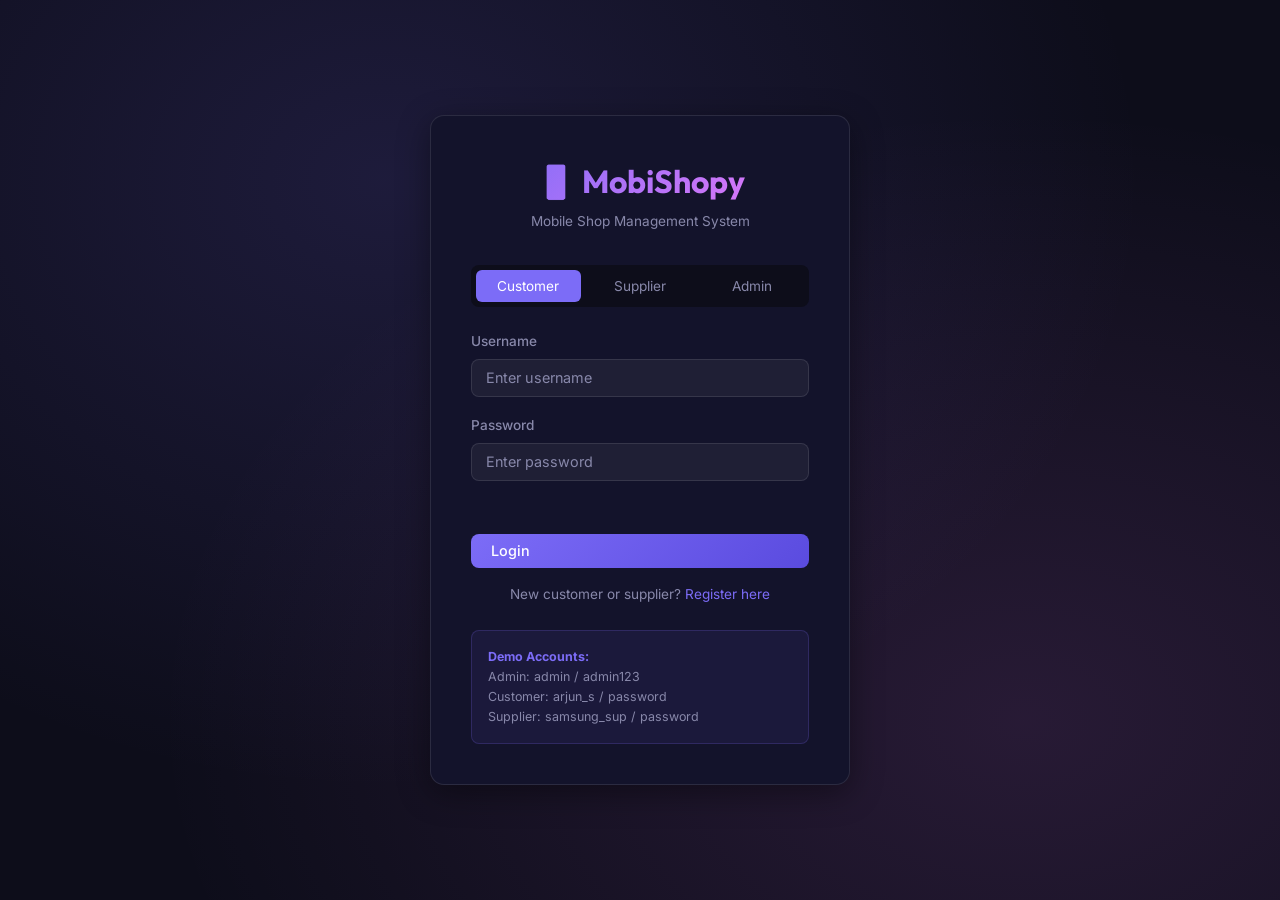
<file: customer/history.html>
<!DOCTYPE html>
<html lang="en">
<head>
  <meta charset="UTF-8" /><meta name="viewport" content="width=device-width, initial-scale=1.0" />
  <title>MobiShopy — My Orders</title>
  <link rel="stylesheet" href="../css/style.css" />
</head>
<body>
<div class="layout">
  <aside class="sidebar">
    <div class="sidebar-brand gradient-text">📱 MobiShopy</div>
    <nav class="sidebar-nav">
      <a href="dashboard.html"><span class="nav-icon">🏠</span> Home</a>
      <a href="browse.html"><span class="nav-icon">🛍️</span> Browse Mobiles</a>
      <a href="history.html" class="active"><span class="nav-icon">🧾</span> My Orders</a>
    </nav>
    <div class="sidebar-footer">
      <div style="font-size:0.8rem; color:var(--text-muted); margin-bottom:0.5rem;" id="nav-user"></div>
      <button class="btn btn-secondary btn-sm" id="btn-logout" style="width:100%;">Logout</button>
    </div>
  </aside>
  <main class="main-content">
    <div class="page-header"><h1>My Orders</h1><p>Your complete purchase history</p></div>
    <div class="card">
      <div class="table-wrap">
        <table>
          <thead><tr><th>#</th><th>Mobile</th><th>Qty</th><th>Unit Price</th><th>Amount</th><th>Date</th><th>Warranty</th><th>Bill</th></tr></thead>
          <tbody id="tbody"></tbody>
        </table>
      </div>
    </div>
  </main>
</div>

<!-- Bill Modal -->
<div class="modal-overlay" id="modal-bill">
  <div class="modal modal-wide">
    <button class="modal-close" onclick="closeModal('modal-bill')">✕</button>
    <div id="bill-content"></div>
    <div class="bill-actions">
      <button class="btn btn-secondary" onclick="closeModal('modal-bill')">Close</button>
      <button class="btn btn-primary" onclick="window.print()">🖨️ Print</button>
    </div>
  </div>
</div>

<script src="../js/api.js"></script><script src="../js/utils.js"></script>
<script>
  const user = session.require('customer');
  renderNavUser(); setupLogout(); preventBack();

  async function load() {
    const res = await api.get('sales.php', { action: 'history', customer_id: user.id });
    const data = res.data || [];
    const tbody = document.getElementById('tbody');
    if (!data.length) {
      tbody.innerHTML = '<tr><td colspan="8" class="text-center text-muted">No orders yet. <a href="browse.html">Browse mobiles!</a></td></tr>';
      return;
    }
    tbody.innerHTML = data.map(s => `
      <tr>
        <td>#${s.sales_id}</td>
        <td><strong>${s.brand}</strong> ${s.model}</td>
        <td>${s.quantity}</td>
        <td>${formatCurrency(s.unit_price)}</td>
        <td class="text-success"><strong>${formatCurrency(s.amount)}</strong></td>
        <td>${formatDate(s.sales_date)}</td>
        <td>${s.warranty ? `<span class="badge badge-success" style="font-size:0.7rem;">${s.warranty}</span>` : '<span class="text-muted">—</span>'}</td>
        <td><button class="btn btn-secondary btn-sm" onclick="showBill(${s.sales_id})">🧾 Bill</button></td>
      </tr>`).join('');
  }

  async function showBill(sales_id) {
    const r = await api.get('sales.php', { action: 'bill', id: sales_id });
    if (r.status !== 'success') return;
    const b = r.data;
    document.getElementById('bill-content').innerHTML = `
      <div class="bill-header">
        <h2>📱 MobiShopy</h2>
        <p>Mobile Shop Management System</p>
        <p style="margin-top:0.25rem; font-size:0.75rem;">Bill #${b.sales_id} — ${formatDate(b.sales_date)}</p>
      </div>
      <div class="bill-row"><span>Customer</span><span>${b.customer_name}</span></div>
      <div class="bill-row"><span>Phone</span><span>${b.phone}</span></div>
      <div class="bill-row"><span>Address</span><span>${b.address}</span></div>
      <div class="bill-row"><span>Mobile</span><span>${b.brand} ${b.model}</span></div>
      <div class="bill-row"><span>Supplier</span><span>${b.supplier_name}</span></div>
      <div class="bill-row"><span>Unit Price</span><span>${formatCurrency(b.unit_price)}</span></div>
      <div class="bill-row"><span>Quantity</span><span>${b.quantity}</span></div>
      <div class="bill-row"><span>Warranty</span><span>${b.warranty || '—'}</span></div>
      <div class="bill-row bill-total"><span>Total Amount</span><span>${formatCurrency(b.amount)}</span></div>
    `;
    openModal('modal-bill');
  }

  load();
</script>
</body>
</html>
</file>
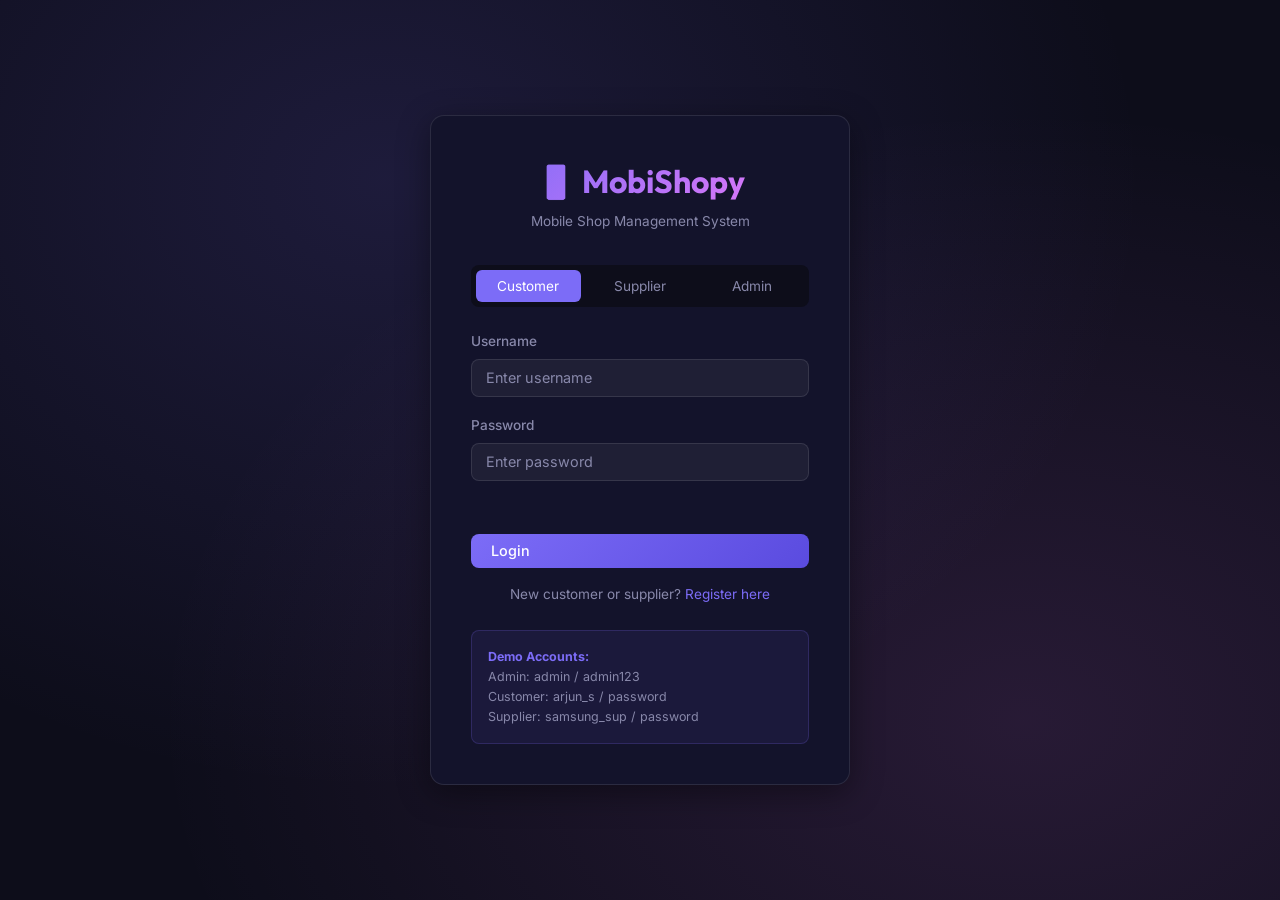
<file: supplier/add_mobile.html>
<!DOCTYPE html>
<html lang="en">
<head>
  <meta charset="UTF-8" /><meta name="viewport" content="width=device-width, initial-scale=1.0" />
  <title>MobiShopy — Add Mobile</title>
  <link rel="stylesheet" href="../css/style.css" />
</head>
<body>
<div class="layout">
  <aside class="sidebar">
    <div class="sidebar-brand gradient-text">📱 MobiShopy</div>
    <nav class="sidebar-nav">
      <a href="dashboard.html"><span class="nav-icon">🏠</span> Dashboard</a>
      <a href="mobiles.html"><span class="nav-icon">📱</span> My Mobiles</a>
      <a href="add_mobile.html" class="active"><span class="nav-icon">➕</span> Add Mobile</a>
    </nav>
    <div class="sidebar-footer">
      <div style="font-size:0.8rem; color:var(--text-muted); margin-bottom:0.5rem;" id="nav-user"></div>
      <button class="btn btn-secondary btn-sm" id="btn-logout" style="width:100%;">Logout</button>
    </div>
  </aside>
  <main class="main-content">
    <div class="page-header"><h1>Add New Mobile</h1><p>List a new mobile in the shop</p></div>
    <div class="card" style="max-width:500px;">
      <form id="form-add">
        <div class="form-group">
          <label>Brand</label>
          <input type="text" class="form-control" id="brand" placeholder="e.g. Samsung" required />
        </div>
        <div class="form-group">
          <label>Model</label>
          <input type="text" class="form-control" id="model" placeholder="e.g. Galaxy S25" required />
        </div>
        <div class="form-group">
          <label>Price (₹)</label>
          <input type="number" class="form-control" id="price" placeholder="e.g. 49999" step="0.01" min="1" required />
        </div>
        <div class="form-group">
          <label>Initial Stock</label>
          <input type="number" class="form-control" id="stock" placeholder="e.g. 20" min="0" required />
        </div>
        <div id="form-msg" style="font-size:0.85rem; min-height:1.2rem; margin-bottom:0.5rem;"></div>
        <div class="flex gap-1">
          <button type="submit" class="btn btn-primary" id="btn-add">➕ Add Mobile</button>
          <a href="mobiles.html" class="btn btn-secondary">Cancel</a>
        </div>
      </form>
    </div>
  </main>
</div>
<script src="../js/api.js"></script><script src="../js/utils.js"></script>
<script>
  const user = session.require('supplier');
  renderNavUser(); setupLogout(); preventBack();

  document.getElementById('form-add').addEventListener('submit', async e => {
    e.preventDefault();
    const btn    = document.getElementById('btn-add');
    const msgEl  = document.getElementById('form-msg');
    btn.disabled = true; btn.textContent = 'Adding…';
    msgEl.textContent = '';

    const res = await api.post('mobile.php', 'add', {
      supplier_id: user.id,
      brand: document.getElementById('brand').value.trim(),
      model: document.getElementById('model').value.trim(),
      price: parseFloat(document.getElementById('price').value),
      stock: parseInt(document.getElementById('stock').value),
    });

    btn.disabled = false; btn.textContent = '➕ Add Mobile';

    if (res.status === 'success') {
      showToast('Mobile added successfully! 🎉', 'success');
      msgEl.style.color = 'var(--success)';
      msgEl.textContent = 'Mobile listed successfully!';
      document.getElementById('form-add').reset();
    } else {
      msgEl.style.color = 'var(--danger)';
      msgEl.textContent = res.message;
      showToast(res.message, 'error');
    }
  });
</script>
</body>
</html>
</file>
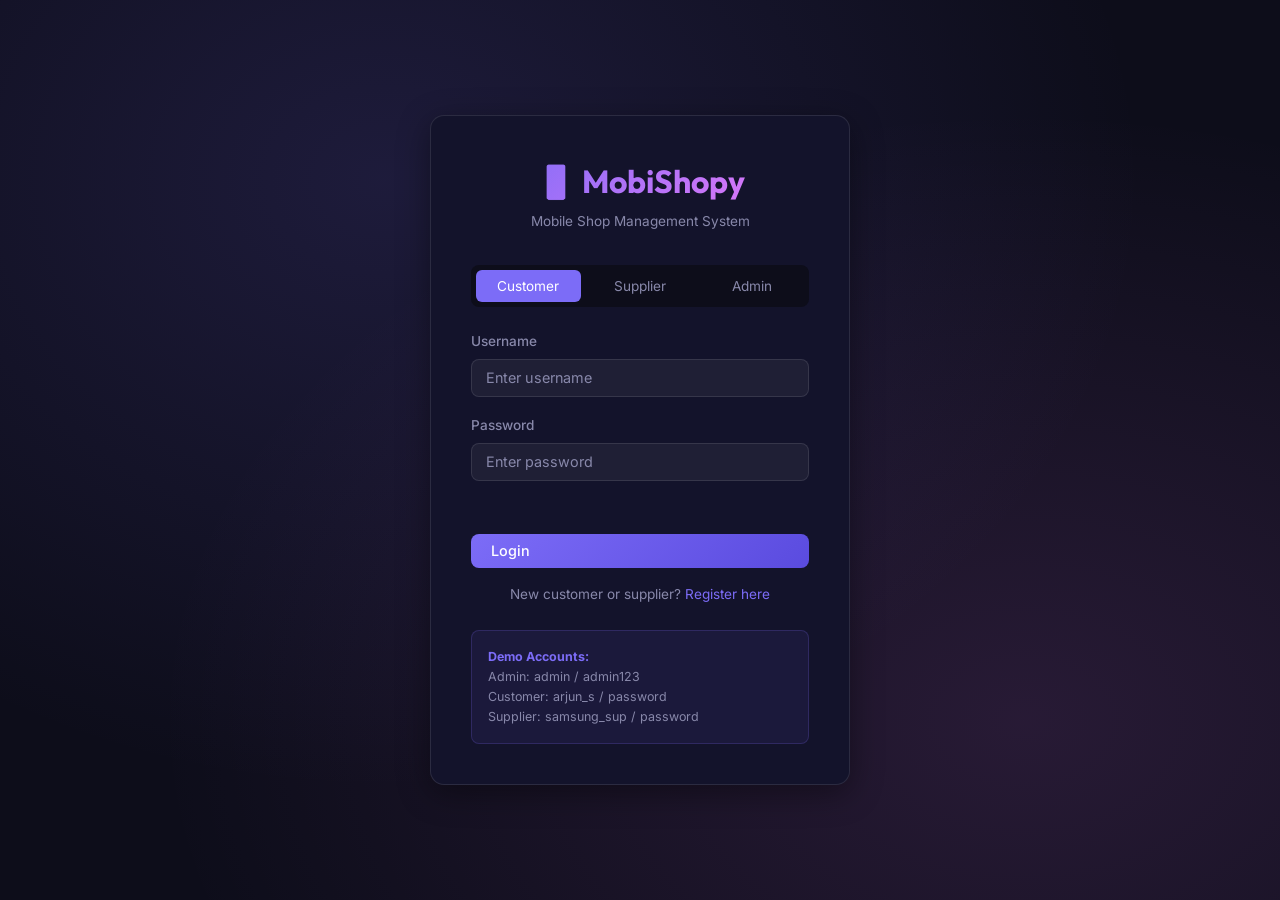
<file: supplier/dashboard.html>
<!DOCTYPE html>
<html lang="en">
<head>
  <meta charset="UTF-8" /><meta name="viewport" content="width=device-width, initial-scale=1.0" />
  <title>MobiShopy — Supplier Dashboard</title>
  <link rel="stylesheet" href="../css/style.css" />
</head>
<body>
<div class="layout">
  <aside class="sidebar">
    <div class="sidebar-brand gradient-text">📱 MobiShopy</div>
    <nav class="sidebar-nav">
      <a href="dashboard.html" class="active"><span class="nav-icon">🏠</span> Dashboard</a>
      <a href="mobiles.html"><span class="nav-icon">📱</span> My Mobiles</a>
      <a href="add_mobile.html"><span class="nav-icon">➕</span> Add Mobile</a>
    </nav>
    <div class="sidebar-footer">
      <div style="font-size:0.8rem; color:var(--text-muted); margin-bottom:0.5rem;" id="nav-user"></div>
      <button class="btn btn-secondary btn-sm" id="btn-logout" style="width:100%;">Logout</button>
    </div>
  </aside>
  <main class="main-content">
    <div class="page-header">
      <h1 id="welcome-msg">Supplier Dashboard</h1>
      <p>Your listings and inventory overview</p>
    </div>

    <div class="stats-grid">
      <div class="stat-card"><div class="stat-icon">📱</div><div class="stat-value" id="s-mobiles">—</div><div class="stat-label">Mobiles Listed</div></div>
      <div class="stat-card"><div class="stat-icon">📦</div><div class="stat-value" id="s-stock">—</div><div class="stat-label">Total Stock</div></div>
      <div class="stat-card"><div class="stat-icon">💰</div><div class="stat-value" id="s-revenue">—</div><div class="stat-label">Total Revenue</div></div>
    </div>

    <div style="margin-bottom:2rem;">
      <a href="add_mobile.html" class="btn btn-primary" style="font-size:1rem; padding:0.75rem 1.5rem;">➕ Add New Mobile</a>
      <a href="mobiles.html" class="btn btn-secondary" style="font-size:1rem; padding:0.75rem 1.5rem; margin-left:0.5rem;">📱 Manage Listings</a>
    </div>

    <!-- My Mobiles Quick View -->
    <div class="card">
      <div class="card-header"><h2>My Mobile Listings</h2></div>
      <div class="table-wrap">
        <table>
          <thead><tr><th>Brand</th><th>Model</th><th>Price</th><th>Stock</th></tr></thead>
          <tbody id="tbody"></tbody>
        </table>
      </div>
    </div>
  </main>
</div>
<script src="../js/api.js"></script><script src="../js/utils.js"></script>
<script>
  const user = session.require('supplier');
  renderNavUser(); setupLogout(); preventBack();
  document.getElementById('welcome-msg').textContent = `Welcome, ${user.name}! 🏭`;

  async function load() {
    const res = await api.get('mobile.php', { action: 'by_supplier', supplier_id: user.id });
    const data = res.data || [];
    document.getElementById('s-mobiles').textContent = data.length;
    document.getElementById('s-stock').textContent   = data.reduce((s,m) => s + parseInt(m.stock), 0);

    // Get revenue from sales summary
    const r2 = await api.get('sales.php', { action: 'summary' });
    const myMobileIds = new Set(data.map(m => m.mobile_id));
    const revenue = (r2.data || []).filter(s => myMobileIds.has(parseInt(s.mobile_id))).reduce((s,d) => s + parseFloat(d.total_revenue), 0);
    document.getElementById('s-revenue').textContent = formatCurrency(revenue);

    const tbody = document.getElementById('tbody');
    if (!data.length) { tbody.innerHTML = '<tr><td colspan="4" class="text-center text-muted">No listings yet. <a href="add_mobile.html">Add a mobile!</a></td></tr>'; return; }
    tbody.innerHTML = data.map(m => `
      <tr>
        <td><strong>${m.brand}</strong></td>
        <td>${m.model}</td>
        <td>${formatCurrency(m.price)}</td>
        <td>${stockBadge(m.stock)}</td>
      </tr>`).join('');
  }
  load();
</script>
</body>
</html>
</file>
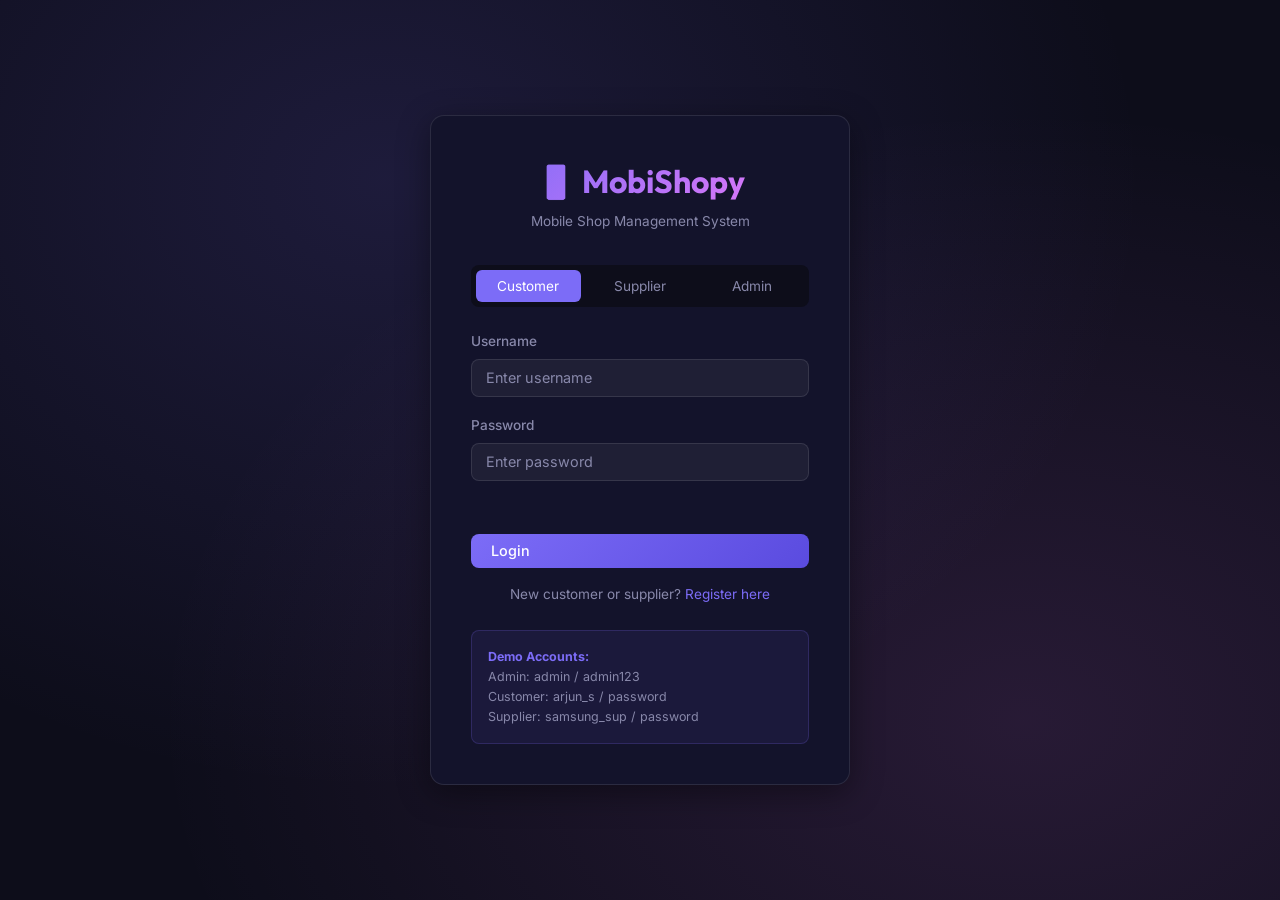
<file: supplier/mobiles.html>
<!DOCTYPE html>
<html lang="en">
<head>
  <meta charset="UTF-8" /><meta name="viewport" content="width=device-width, initial-scale=1.0" />
  <title>MobiShopy — My Mobiles</title>
  <link rel="stylesheet" href="../css/style.css" />
</head>
<body>
<div class="layout">
  <aside class="sidebar">
    <div class="sidebar-brand gradient-text">📱 MobiShopy</div>
    <nav class="sidebar-nav">
      <a href="dashboard.html"><span class="nav-icon">🏠</span> Dashboard</a>
      <a href="mobiles.html" class="active"><span class="nav-icon">📱</span> My Mobiles</a>
      <a href="add_mobile.html"><span class="nav-icon">➕</span> Add Mobile</a>
    </nav>
    <div class="sidebar-footer">
      <div style="font-size:0.8rem; color:var(--text-muted); margin-bottom:0.5rem;" id="nav-user"></div>
      <button class="btn btn-secondary btn-sm" id="btn-logout" style="width:100%;">Logout</button>
    </div>
  </aside>
  <main class="main-content">
    <div class="page-header flex justify-between align-center">
      <div><h1>My Mobiles</h1><p>Manage your mobile listings</p></div>
      <a href="add_mobile.html" class="btn btn-primary">➕ Add Mobile</a>
    </div>
    <div class="card">
      <div class="filter-bar">
        <input type="text" class="form-control" id="search" placeholder="Search model…" />
      </div>
      <div class="table-wrap">
        <table>
          <thead><tr><th>ID</th><th>Brand</th><th>Model</th><th>Price</th><th>Stock</th><th>Actions</th></tr></thead>
          <tbody id="tbody"></tbody>
        </table>
      </div>
    </div>
  </main>
</div>

<!-- Edit Modal -->
<div class="modal-overlay" id="modal-edit">
  <div class="modal">
    <button class="modal-close" onclick="closeModal('modal-edit')">✕</button>
    <h2>Edit Mobile</h2>
    <form id="form-edit">
      <input type="hidden" id="edit-id" />
      <div class="form-group"><label>Brand</label><input type="text" id="edit-brand" class="form-control" required /></div>
      <div class="form-group"><label>Model</label><input type="text" id="edit-model" class="form-control" required /></div>
      <div class="form-group"><label>Price (₹)</label><input type="number" id="edit-price" class="form-control" step="0.01" min="1" required /></div>
      <div class="form-group"><label>Stock</label><input type="number" id="edit-stock" class="form-control" min="0" required /></div>
      <div class="flex gap-1 mt-2">
        <button type="submit" class="btn btn-primary">Save</button>
        <button type="button" class="btn btn-secondary" onclick="closeModal('modal-edit')">Cancel</button>
      </div>
    </form>
  </div>
</div>

<script src="../js/api.js"></script><script src="../js/utils.js"></script>
<script>
  const user = session.require('supplier');
  renderNavUser(); setupLogout(); preventBack();
  let allData = [];

  async function load() {
    const res = await api.get('mobile.php', { action: 'by_supplier', supplier_id: user.id });
    allData = res.data || [];
    render(allData);
  }

  function render(data) {
    const tbody = document.getElementById('tbody');
    if (!data.length) {
      tbody.innerHTML = '<tr><td colspan="6" class="text-center text-muted">No mobiles listed. <a href="add_mobile.html">Add one!</a></td></tr>';
      return;
    }
    tbody.innerHTML = data.map(m => `
      <tr>
        <td>${m.mobile_id}</td>
        <td><strong>${m.brand}</strong></td>
        <td>${m.model}</td>
        <td>${formatCurrency(m.price)}</td>
        <td>${stockBadge(m.stock)}</td>
        <td class="flex gap-1">
          <button class="btn btn-secondary btn-sm" onclick='openEdit(${JSON.stringify(m)})'>Edit</button>
          <button class="btn btn-danger btn-sm" onclick="deleteMobile(${m.mobile_id})">Delete</button>
        </td>
      </tr>`).join('');
  }

  document.getElementById('search').addEventListener('input', function() {
    const q = this.value.toLowerCase();
    render(allData.filter(m => m.model.toLowerCase().includes(q) || m.brand.toLowerCase().includes(q)));
  });

  function openEdit(m) {
    document.getElementById('edit-id').value    = m.mobile_id;
    document.getElementById('edit-brand').value = m.brand;
    document.getElementById('edit-model').value = m.model;
    document.getElementById('edit-price').value = m.price;
    document.getElementById('edit-stock').value = m.stock;
    openModal('modal-edit');
  }

  document.getElementById('form-edit').addEventListener('submit', async e => {
    e.preventDefault();
    const res = await api.post('mobile.php', 'update', {
      mobile_id: document.getElementById('edit-id').value,
      brand: document.getElementById('edit-brand').value,
      model: document.getElementById('edit-model').value,
      price: document.getElementById('edit-price').value,
      stock: document.getElementById('edit-stock').value,
    });
    showToast(res.message, res.status === 'success' ? 'success' : 'error');
    if (res.status === 'success') { closeModal('modal-edit'); load(); }
  });

  async function deleteMobile(id) {
    if (!confirm('Delete this mobile listing?')) return;
    const res = await api.get('mobile.php', { action: 'delete', id });
    showToast(res.message, res.status === 'success' ? 'success' : 'error');
    if (res.status === 'success') load();
  }

  load();
</script>
</body>
</html>
</file>
<file: css/style.css>
/* ============================================================
   MobiShopy — Global Stylesheet
   ============================================================ */

@import url('https://fonts.googleapis.com/css2?family=Outfit:wght@300;400;500;600;700&family=Inter:wght@300;400;500;600&display=swap');

/* ── CSS Variables ─────────────────────────────────────────── */
:root {
  --bg:          #0d0d1a;
  --bg2:         #13132b;
  --bg3:         #1a1a38;
  --card:        rgba(255,255,255,0.04);
  --card-hover:  rgba(255,255,255,0.08);
  --border:      rgba(255,255,255,0.10);
  --primary:     #7c6cf7;
  --primary-d:   #5a4bdf;
  --accent:      #e879f9;
  --success:     #22d3a5;
  --warning:     #f5a623;
  --danger:      #f44336;
  --text:        #e8e8f0;
  --text-muted:  #8888aa;
  --radius:      14px;
  --radius-sm:   8px;
  --shadow:      0 8px 32px rgba(0,0,0,0.4);
  --transition:  0.25s ease;
}

/* ── Reset ─────────────────────────────────────────────────── */
*, *::before, *::after { box-sizing: border-box; margin: 0; padding: 0; }
html { scroll-behavior: smooth; }
body {
  font-family: 'Inter', sans-serif;
  background: var(--bg);
  color: var(--text);
  min-height: 100vh;
  line-height: 1.6;
}

/* ── Typography ─────────────────────────────────────────────── */
h1,h2,h3,h4 { font-family: 'Outfit', sans-serif; font-weight: 600; }
h1 { font-size: 2rem; }
h2 { font-size: 1.5rem; }
h3 { font-size: 1.2rem; }
p  { color: var(--text-muted); }
a  { color: var(--primary); text-decoration: none; }

/* ── Gradient Text ───────────────────────────────────────────── */
.gradient-text {
  background: linear-gradient(135deg, var(--primary), var(--accent));
  -webkit-background-clip: text;
  -webkit-text-fill-color: transparent;
  background-clip: text;
}

/* ── Layout ─────────────────────────────────────────────────── */
.container { max-width: 1200px; margin: 0 auto; padding: 0 1.5rem; }

/* ── Navbar ─────────────────────────────────────────────────── */
.navbar {
  display: flex;
  align-items: center;
  justify-content: space-between;
  padding: 1rem 2rem;
  background: rgba(13,13,26,0.9);
  backdrop-filter: blur(20px);
  border-bottom: 1px solid var(--border);
  position: sticky;
  top: 0;
  z-index: 100;
}
.navbar-brand {
  font-family: 'Outfit', sans-serif;
  font-size: 1.5rem;
  font-weight: 700;
  background: linear-gradient(135deg, var(--primary), var(--accent));
  -webkit-background-clip: text;
  -webkit-text-fill-color: transparent;
  background-clip: text;
}
.navbar-links { display: flex; gap: 0.5rem; align-items: center; }
.navbar-links a {
  padding: 0.4rem 1rem;
  border-radius: var(--radius-sm);
  color: var(--text-muted);
  font-size: 0.9rem;
  transition: var(--transition);
}
.navbar-links a:hover, .navbar-links a.active {
  background: var(--card-hover);
  color: var(--text);
}
.navbar-user {
  display: flex;
  align-items: center;
  gap: 0.75rem;
  font-size: 0.85rem;
  color: var(--text-muted);
}

/* ── Page Header ─────────────────────────────────────────────── */
.page-header {
  padding: 2rem 0 1.5rem;
  border-bottom: 1px solid var(--border);
  margin-bottom: 2rem;
}
.page-header h1 { margin-bottom: 0.25rem; }

/* ── Cards ───────────────────────────────────────────────────── */
.card {
  background: var(--card);
  border: 1px solid var(--border);
  border-radius: var(--radius);
  padding: 1.5rem;
  backdrop-filter: blur(10px);
  transition: var(--transition);
}
.card:hover { background: var(--card-hover); }
.card-header { margin-bottom: 1.25rem; }
.card-header h2 { font-size: 1.1rem; }

/* ── Stat Cards ───────────────────────────────────────────────── */
.stats-grid {
  display: grid;
  grid-template-columns: repeat(auto-fit, minmax(180px, 1fr));
  gap: 1rem;
  margin-bottom: 2rem;
}
.stat-card {
  background: var(--card);
  border: 1px solid var(--border);
  border-radius: var(--radius);
  padding: 1.25rem;
  text-align: center;
  transition: var(--transition);
}
.stat-card:hover { transform: translateY(-3px); background: var(--card-hover); }
.stat-icon { font-size: 2rem; margin-bottom: 0.5rem; }
.stat-value { font-family: 'Outfit', sans-serif; font-size: 1.8rem; font-weight: 700; color: var(--text); }
.stat-label { font-size: 0.8rem; color: var(--text-muted); margin-top: 0.25rem; }

/* ── Mobile Product Cards ─────────────────────────────────────── */
.mobiles-grid {
  display: grid;
  grid-template-columns: repeat(auto-fill, minmax(240px, 1fr));
  gap: 1.25rem;
}
.mobile-card {
  background: var(--card);
  border: 1px solid var(--border);
  border-radius: var(--radius);
  padding: 1.25rem;
  cursor: pointer;
  transition: var(--transition);
  position: relative;
  overflow: hidden;
}
.mobile-card::before {
  content: '';
  position: absolute;
  top: 0; left: 0; right: 0;
  height: 3px;
  background: linear-gradient(90deg, var(--primary), var(--accent));
  transform: scaleX(0);
  transition: var(--transition);
}
.mobile-card:hover { transform: translateY(-4px); background: var(--card-hover); box-shadow: var(--shadow); }
.mobile-card:hover::before { transform: scaleX(1); }
.mobile-brand {
  font-size: 0.75rem;
  color: var(--primary);
  text-transform: uppercase;
  letter-spacing: 0.1em;
  font-weight: 600;
  margin-bottom: 0.3rem;
}
.mobile-model { font-family: 'Outfit', sans-serif; font-size: 1.1rem; font-weight: 600; margin-bottom: 0.75rem; }
.mobile-price { font-size: 1.3rem; font-weight: 700; color: var(--success); margin-bottom: 0.5rem; }
.mobile-stock { font-size: 0.8rem; color: var(--text-muted); margin-bottom: 1rem; }
.stock-low  { color: var(--warning); }
.stock-out  { color: var(--danger); }

/* ── Buttons ─────────────────────────────────────────────────── */
.btn {
  display: inline-flex;
  align-items: center;
  gap: 0.4rem;
  padding: 0.55rem 1.25rem;
  border-radius: var(--radius-sm);
  font-size: 0.9rem;
  font-weight: 500;
  cursor: pointer;
  border: none;
  transition: var(--transition);
  font-family: 'Inter', sans-serif;
}
.btn-primary {
  background: linear-gradient(135deg, var(--primary), var(--primary-d));
  color: #fff;
}
.btn-primary:hover { opacity: 0.9; transform: translateY(-1px); }
.btn-secondary {
  background: var(--card-hover);
  color: var(--text);
  border: 1px solid var(--border);
}
.btn-secondary:hover { background: rgba(255,255,255,0.12); }
.btn-danger  { background: var(--danger);  color: #fff; }
.btn-success { background: var(--success); color: #111; }
.btn-sm { padding: 0.35rem 0.85rem; font-size: 0.8rem; }
.btn:disabled { opacity: 0.5; cursor: not-allowed; transform: none; }

/* ── Forms ───────────────────────────────────────────────────── */
.form-group { margin-bottom: 1.1rem; }
.form-group label {
  display: block;
  font-size: 0.85rem;
  color: var(--text-muted);
  margin-bottom: 0.4rem;
  font-weight: 500;
}
.form-control {
  width: 100%;
  background: rgba(255,255,255,0.05);
  border: 1px solid var(--border);
  border-radius: var(--radius-sm);
  padding: 0.6rem 0.9rem;
  color: var(--text);
  font-size: 0.9rem;
  font-family: 'Inter', sans-serif;
  transition: var(--transition);
}
.form-control:focus {
  outline: none;
  border-color: var(--primary);
  background: rgba(124,108,247,0.08);
}
.form-control::placeholder { color: var(--text-muted); }
select.form-control { cursor: pointer; }
select.form-control option { background: var(--bg2); }

/* ── Tables ──────────────────────────────────────────────────── */
.table-wrap { overflow-x: auto; }
table { width: 100%; border-collapse: collapse; font-size: 0.88rem; }
thead tr { border-bottom: 2px solid var(--border); }
th {
  padding: 0.75rem 1rem;
  text-align: left;
  color: var(--text-muted);
  font-size: 0.78rem;
  text-transform: uppercase;
  letter-spacing: 0.05em;
  font-weight: 600;
}
td { padding: 0.8rem 1rem; border-bottom: 1px solid var(--border); }
tbody tr:hover { background: var(--card-hover); }
tbody tr:last-child td { border-bottom: none; }

/* ── Badges ──────────────────────────────────────────────────── */
.badge {
  display: inline-block;
  padding: 0.2rem 0.6rem;
  border-radius: 20px;
  font-size: 0.72rem;
  font-weight: 600;
}
.badge-success { background: rgba(34,211,165,0.15); color: var(--success); }
.badge-warning { background: rgba(245,166,35,0.15); color: var(--warning); }
.badge-danger  { background: rgba(244,67,54,0.15);  color: var(--danger);  }
.badge-primary { background: rgba(124,108,247,0.15); color: var(--primary); }

/* ── Modal ───────────────────────────────────────────────────── */
.modal-overlay {
  display: none;
  position: fixed;
  inset: 0;
  background: rgba(0,0,0,0.7);
  backdrop-filter: blur(4px);
  z-index: 999;
  align-items: center;
  justify-content: center;
}
.modal-overlay.active { display: flex; }
.modal {
  background: var(--bg2);
  border: 1px solid var(--border);
  border-radius: var(--radius);
  padding: 2rem;
  max-width: 500px;
  width: 90%;
  position: relative;
  box-shadow: var(--shadow);
  animation: slideUp 0.25s ease;
}
.modal-wide { max-width: 700px; }
@keyframes slideUp {
  from { transform: translateY(20px); opacity: 0; }
  to   { transform: translateY(0);    opacity: 1; }
}
.modal-close {
  position: absolute;
  top: 1rem; right: 1rem;
  background: none;
  border: none;
  color: var(--text-muted);
  font-size: 1.3rem;
  cursor: pointer;
  line-height: 1;
  transition: var(--transition);
}
.modal-close:hover { color: var(--text); }
.modal h2 { margin-bottom: 1.25rem; font-size: 1.2rem; }

/* ── Search / Filter Bar ─────────────────────────────────────── */
.filter-bar {
  display: flex;
  gap: 0.75rem;
  flex-wrap: wrap;
  align-items: center;
  margin-bottom: 1.5rem;
}
.filter-bar .form-control { flex: 1; min-width: 160px; max-width: 280px; }

/* ── Toast Notification ──────────────────────────────────────── */
#toast-container {
  position: fixed;
  bottom: 1.5rem;
  right: 1.5rem;
  z-index: 9999;
  display: flex;
  flex-direction: column;
  gap: 0.5rem;
}
.toast {
  padding: 0.75rem 1.25rem;
  border-radius: var(--radius-sm);
  font-size: 0.88rem;
  color: #fff;
  box-shadow: var(--shadow);
  animation: toastIn 0.3s ease;
  min-width: 220px;
}
.toast-success { background: rgba(34,211,165,0.9); color: #111; }
.toast-error   { background: rgba(244,67,54,0.9); }
.toast-info    { background: rgba(124,108,247,0.9); }
@keyframes toastIn {
  from { transform: translateX(40px); opacity: 0; }
  to   { transform: translateX(0);    opacity: 1; }
}

/* ── Auth / Login Page ───────────────────────────────────────── */
.auth-bg {
  min-height: 100vh;
  display: flex;
  align-items: center;
  justify-content: center;
  background: radial-gradient(ellipse at 30% 20%, rgba(124,108,247,0.15) 0%, transparent 60%),
              radial-gradient(ellipse at 80% 80%, rgba(232,121,249,0.12) 0%, transparent 60%),
              var(--bg);
}
.auth-card {
  background: var(--bg2);
  border: 1px solid var(--border);
  border-radius: var(--radius);
  padding: 2.5rem;
  width: 100%;
  max-width: 420px;
  box-shadow: var(--shadow);
}
.auth-logo {
  text-align: center;
  font-family: 'Outfit', sans-serif;
  font-size: 2rem;
  font-weight: 700;
  margin-bottom: 0.25rem;
}
.auth-subtitle {
  text-align: center;
  font-size: 0.85rem;
  color: var(--text-muted);
  margin-bottom: 2rem;
}

/* ── Role Tabs ───────────────────────────────────────────────── */
.role-tabs {
  display: flex;
  gap: 0.4rem;
  background: var(--bg);
  padding: 0.3rem;
  border-radius: var(--radius-sm);
  margin-bottom: 1.5rem;
}
.role-tab {
  flex: 1;
  text-align: center;
  padding: 0.5rem;
  border-radius: 6px;
  cursor: pointer;
  font-size: 0.85rem;
  color: var(--text-muted);
  transition: var(--transition);
  border: none;
  background: none;
  font-family: 'Inter', sans-serif;
}
.role-tab.active {
  background: var(--primary);
  color: #fff;
}

/* ── Sidebar Layout ──────────────────────────────────────────── */
.layout { display: flex; min-height: 100vh; }
.sidebar {
  width: 220px;
  background: var(--bg2);
  border-right: 1px solid var(--border);
  padding: 1.5rem 0;
  position: fixed;
  top: 0;
  left: 0;
  height: 100vh;
  overflow-y: auto;
  z-index: 50;
}
.sidebar-brand {
  font-family: 'Outfit', sans-serif;
  font-size: 1.4rem;
  font-weight: 700;
  padding: 0 1.25rem 1.5rem;
  border-bottom: 1px solid var(--border);
  margin-bottom: 1rem;
}
.sidebar-nav a {
  display: flex;
  align-items: center;
  gap: 0.7rem;
  padding: 0.65rem 1.25rem;
  color: var(--text-muted);
  font-size: 0.88rem;
  transition: var(--transition);
  border-left: 3px solid transparent;
}
.sidebar-nav a:hover { color: var(--text); background: var(--card); }
.sidebar-nav a.active {
  color: var(--primary);
  background: rgba(124,108,247,0.1);
  border-left-color: var(--primary);
}
.sidebar-nav .nav-icon { font-size: 1rem; }
.sidebar-footer {
  position: absolute;
  bottom: 0;
  left: 0;
  right: 0;
  padding: 1rem 1.25rem;
  border-top: 1px solid var(--border);
}
.main-content { margin-left: 220px; padding: 2rem; flex: 1; }

/* ── Charts ──────────────────────────────────────────────────── */
.charts-grid {
  display: grid;
  grid-template-columns: repeat(auto-fit, minmax(340px, 1fr));
  gap: 1.25rem;
  margin-bottom: 2rem;
}
.chart-card {
  background: var(--card);
  border: 1px solid var(--border);
  border-radius: var(--radius);
  padding: 1.5rem;
}
.chart-card h3 { font-size: 0.9rem; color: var(--text-muted); margin-bottom: 1rem; }

/* ── Bill Modal Content ──────────────────────────────────────── */
.bill-header { text-align: center; margin-bottom: 1.5rem; padding-bottom: 1rem; border-bottom: 1px solid var(--border); }
.bill-header h2 { font-size: 1.3rem; }
.bill-header p  { font-size: 0.8rem; }
.bill-row { display: flex; justify-content: space-between; padding: 0.5rem 0; border-bottom: 1px solid var(--border); font-size: 0.9rem; }
.bill-row:last-child { border: none; }
.bill-total { font-size: 1.1rem; font-weight: 700; color: var(--success); }
.bill-actions { display: flex; justify-content: flex-end; gap: 0.5rem; margin-top: 1.25rem; }

/* ── Utility ─────────────────────────────────────────────────── */
.text-success { color: var(--success); }
.text-danger  { color: var(--danger); }
.text-muted   { color: var(--text-muted); }
.text-center  { text-align: center; }
.mt-1  { margin-top: 0.5rem; }
.mt-2  { margin-top: 1rem;   }
.mt-3  { margin-top: 1.5rem; }
.mb-2  { margin-bottom: 1rem; }
.flex  { display: flex; }
.gap-1 { gap: 0.5rem; }
.gap-2 { gap: 1rem;   }
.justify-between { justify-content: space-between; }
.align-center    { align-items: center; }
.empty-state { text-align: center; padding: 3rem 1rem; color: var(--text-muted); }
.empty-state .empty-icon { font-size: 3rem; margin-bottom: 0.75rem; }

/* ── Responsive ──────────────────────────────────────────────── */
@media (max-width: 768px) {
  .sidebar { width: 100%; height: auto; position: relative; }
  .main-content { margin-left: 0; padding: 1rem; }
  .layout { flex-direction: column; }
  .stats-grid { grid-template-columns: repeat(2, 1fr); }
  .mobiles-grid { grid-template-columns: repeat(auto-fill, minmax(180px, 1fr)); }
  .filter-bar { flex-direction: column; }
  .filter-bar .form-control { max-width: 100%; }
}

/* ── Print Styles (Single Page Bill PDF) ──────────────────────── */
@media print {
  @page {
    size: A4 portrait;
    margin: 10mm;
  }

  html, body {
    background: #ffffff !important;
    color: #000000 !important;
    font-size: 12pt !important;
    height: auto !important;
    overflow: visible !important;
  }

  /* Hide background layout, sidebar, actions and other modals */
  .layout,
  .sidebar,
  .main-content,
  .modal-close,
  .bill-actions,
  #toast-container,
  #modal-buy,
  .filter-bar,
  .navbar,
  .page-header {
    display: none !important;
  }

  /* Show only active modal overlay in static layout */
  .modal-overlay {
    display: block !important;
    position: static !important;
    background: transparent !important;
    backdrop-filter: none !important;
    padding: 0 !important;
    margin: 0 !important;
  }

  .modal-overlay:not(.active) {
    display: none !important;
  }

  /* Format printable bill container for single page */
  .modal, .modal-wide {
    display: block !important;
    position: static !important;
    background: #ffffff !important;
    color: #111111 !important;
    border: 1px dashed #aaaaaa !important;
    box-shadow: none !important;
    max-width: 100% !important;
    width: 100% !important;
    padding: 24px !important;
    margin: 0 auto !important;
    border-radius: 8px !important;
    page-break-inside: avoid !important;
  }

  .bill-header {
    text-align: center !important;
    border-bottom: 2px solid #222222 !important;
    padding-bottom: 1rem !important;
    margin-bottom: 1.5rem !important;
  }

  .bill-header h2 {
    color: #111111 !important;
    font-size: 1.6rem !important;
  }

  .bill-header p {
    color: #555555 !important;
  }

  .bill-row {
    display: flex !important;
    justify-content: space-between !important;
    border-bottom: 1px solid #eeeeee !important;
    color: #222222 !important;
    padding: 0.6rem 0 !important;
    font-size: 1rem !important;
  }

  .bill-total {
    border-top: 2px solid #111111 !important;
    font-size: 1.25rem !important;
    font-weight: bold !important;
    color: #000000 !important;
    margin-top: 1rem !important;
  }
}
</file>
